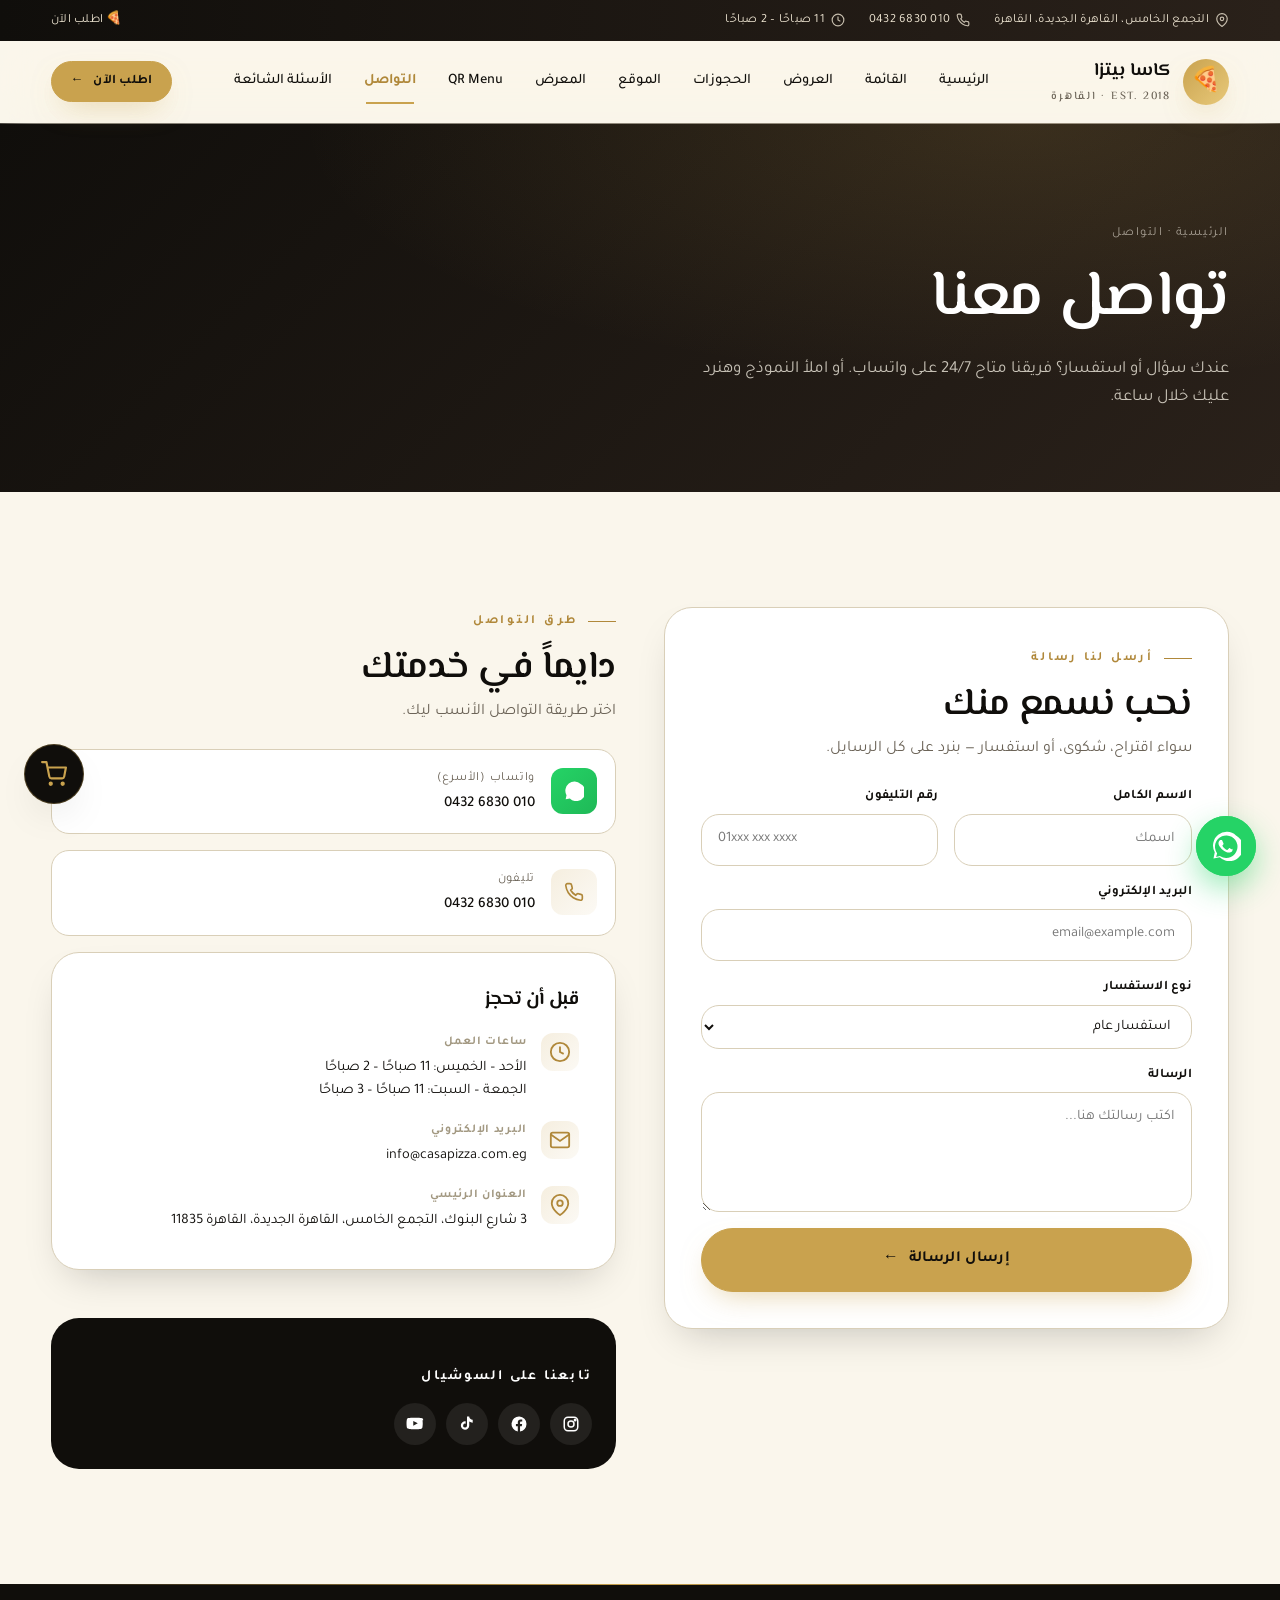
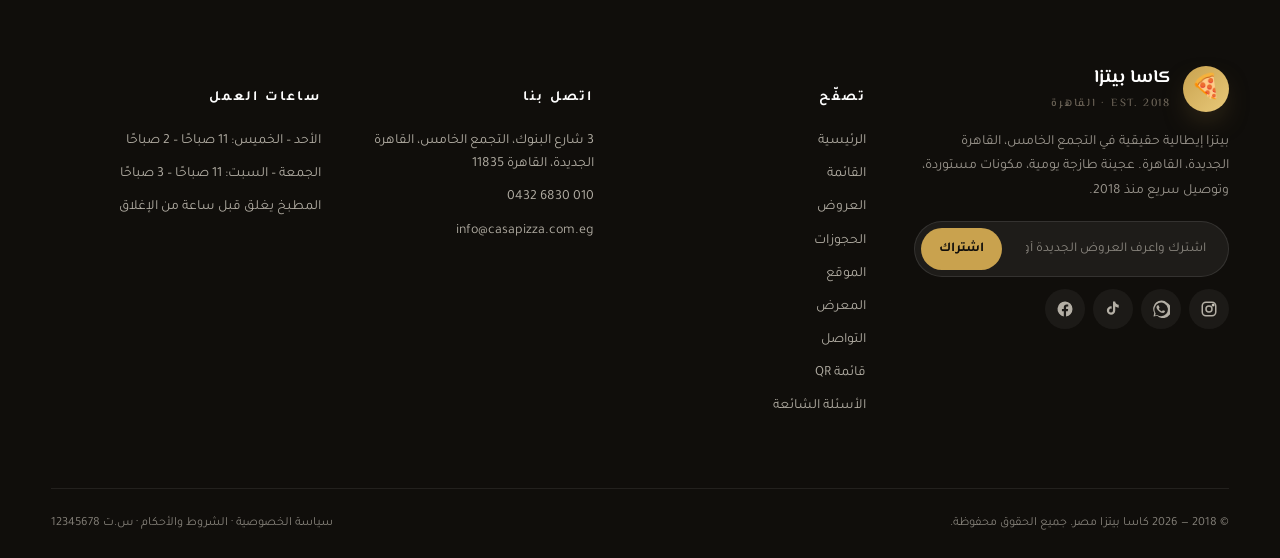
<file: contact.html>
<!doctype html>
<html lang="ar" dir="rtl">
<head>
<meta charset="utf-8">
<meta name="viewport" content="width=device-width,initial-scale=1">
<title>التواصل — كاسا بيتزا | Casa Pizza Contact</title>
<meta name="description" content="تواصل مع كاسا بيتزا — واتساب، تليفون، إيميل، أو زيارة الفروع. دعم 24/7.">
<link rel="preconnect" href="https://fonts.googleapis.com">
<link rel="preconnect" href="https://fonts.gstatic.com" crossorigin>
<link href="https://fonts.googleapis.com/css2?family=Cormorant+Garamond:ital,wght@0,500;0,600;1,500&family=El+Messiri:wght@400;500;600;700&family=Marhey:wght@500;700&family=Tajawal:wght@300;400;500;700&display=swap" rel="stylesheet">
<link rel="stylesheet" href="assets/css/styles.css">
<link rel="icon" type="image/svg+xml" href="data:image/svg+xml,%3Csvg xmlns='http://www.w3.org/2000/svg' viewBox='0 0 64 64'%3E%3Ccircle cx='32' cy='32' r='30' fill='%23C9A24E'/%3E%3Ctext x='32' y='42' font-family='serif' font-size='34' fill='%23100E0B' text-anchor='middle' font-weight='700'%3Eز%3C/text%3E%3C/svg%3E">
</head>
<body>

<div class="utility">
  <div class="wrap">
    <div class="info">
      <span id="util-addr"></span>
      <span id="util-phone"></span>
      <span id="util-hours"></span>
    </div>
    <div class="info">
      <a href="menu.html">🍕 اطلب الآن</a>
    </div>
  </div>
</div>

<header class="nav">
  <div class="wrap">
    <a class="brand" href="index.html"><span class="mark">🍕</span><span>كاسا بيتزا<small>EST. 2018 · القاهرة</small></span></a>
    <nav class="menu">
      <a href="index.html">الرئيسية</a>
      <a href="menu.html">القائمة</a>
      <a href="offers.html">العروض</a>
      <a href="reservations.html">الحجوزات</a>
      <a href="location.html">الموقع</a>
      <a href="gallery.html">المعرض</a>
      <a href="qr.html">QR Menu</a>
      <a href="contact.html" class="active">التواصل</a>
      <a href="faq.html">الأسئلة الشائعة</a>
    </nav>
    <div class="nav-cta">
      
      <a class="btn btn-gold btn-sm" href="menu.html">اطلب الآن<span class="arrow">←</span></a>
    </div>
    <button class="burger" aria-label="القائمة"><span></span></button>
  </div>
</header>

<section class="page-hero">
  <div class="wrap">
    <div class="crumb">الرئيسية · التواصل</div>
    <h1>تواصل معنا</h1>
    <p>عندك سؤال أو استفسار؟ فريقنا متاح 24/7 على واتساب. أو املأ النموذج وهنرد عليك خلال ساعة.</p>
  </div>
</section>

<section class="section">
  <div class="wrap">
    <div class="resv-grid">
      <!-- Contact Form -->
      <div class="resv-card">
        <span class="eyebrow">أرسل لنا رسالة</span>
        <h2 class="display-3" style="margin:14px 0 8px">نحب نسمع منك</h2>
        <p style="color:var(--muted);margin-bottom:24px">سواء اقتراح، شكوى، أو استفسار — بنرد على كل الرسايل.</p>
        <form class="form-grid js-fake-form" data-msg="تم إرسال رسالتك بنجاح — هنتواصل معك قريبًا">
          <div class="form-row">
            <div class="field">
              <label>الاسم الكامل</label>
              <input type="text" required placeholder="اسمك">
            </div>
            <div class="field">
              <label>رقم التليفون</label>
              <input type="tel" required placeholder="01xxx xxx xxxx">
            </div>
          </div>
          <div class="field">
            <label>البريد الإلكتروني</label>
            <input type="email" placeholder="email@example.com">
          </div>
          <div class="field">
            <label>نوع الاستفسار</label>
            <select>
              <option>استفسار عام</option>
              <option>شكوى</option>
              <option>اقتراح</option>
              <option>حجز مناسبة</option>
              <option>شراكة</option>
            </select>
          </div>
          <div class="field">
            <label>الرسالة</label>
            <textarea required placeholder="اكتب رسالتك هنا..."></textarea>
          </div>
          <button class="btn btn-gold btn-lg btn-block" type="submit">إرسال الرسالة<span class="arrow">←</span></button>
        </form>
      </div>

      <!-- Contact Info -->
      <div>

        
        <span class="eyebrow">طرق التواصل</span>
        <h2 class="display-3" style="margin:14px 0 8px">دايماً في خدمتك</h2>
        <p style="color:var(--muted);margin-bottom:24px">اختر طريقة التواصل الأنسب ليك.</p>

         <div style="display:flex ;flex-direction:column;gap:16px">
          <a class="location-info" href="#" id="whatsapp-link" target="_blank" rel="noopener" style="text-decoration:none">
            <div class="info-block" style="background:#fff">
              <div class="ico" style="background:linear-gradient(135deg,#25D366,#1FB957);color:#fff">
                <svg viewBox="0 0 24 24" fill="currentColor" width="20" height="20"><path d="M20 3.5A11 11 0 0 0 3 17l-1 5 5-1A11 11 0 1 0 20 3.5z"/></svg>
              </div>
              <div>
                <div class="label">واتساب (الأسرع)</div>
                <div class="value" id="whatsapp-display">010 6830 0432</div>
              </div>
            </div>
          </a>
          <a href="tel:" class="location-info" id="phone-link" style="text-decoration:none">
            <div class="info-block" style="background:#fff">
              <div class="ico">
                <svg viewBox="0 0 24 24" fill="none" stroke="currentColor" stroke-width="2" width="20" height="20"><path d="M22 16.92v3a2 2 0 0 1-2.18 2 19.79 19.79 0 0 1-8.63-3.07 19.5 19.5 0 0 1-6-6A19.79 19.79 0 0 1 2.12 4.18 2 2 0 0 1 4.11 2h3a2 2 0 0 1 2 1.72c.13.96.37 1.9.7 2.81a2 2 0 0 1-.45 2.11L8.09 9.91a16 16 0 0 0 6 6l1.27-1.27a2 2 0 0 1 2.11-.45c.91.33 1.85.57 2.81.7a2 2 0 0 1 1.72 2.03z"/></svg>
              </div>
              <div>
                <div class="label">تليفون</div>
                <div class="value" id="phone-display">010 6830 0432</div>
              </div>
            </div>
          </a>
             <aside class="info-card js-reveal">
      <h3>قبل أن تحجز</h3>
      <ul>
        <li><svg viewBox="0 0 24 24" fill="none" stroke="currentColor" stroke-width="2"><circle cx="12" cy="12" r="10"/><path d="M12 6v6l4 2"/></svg>
          <div><span class="label">ساعات العمل</span><span class="value">الأحد – الخميس: 11 صباحًا – 2 صباحًا <br>
الجمعة – السبت: 11 صباحًا – 3 صباحًا</span></div></li>
        <li>
                <svg viewBox="0 0 24 24" fill="none" stroke="currentColor" stroke-width="2" width="20" height="20"><path d="M4 4h16c1.1 0 2 .9 2 2v12c0 1.1-.9 2-2 2H4c-1.1 0-2-.9-2-2V6c0-1.1.9-2 2-2z"/><path d="m22 6-10 7L2 6"/></svg>
          <div><span class="label">البريد الإلكتروني
</span><span class="value">
            info@casapizza.com.eg
</span></div></li>
        <li><svg viewBox="0 0 24 24" fill="none" stroke="currentColor" stroke-width="2"><path d="M21 10c0 7-9 13-9 13S3 17 3 10a9 9 0 1 1 18 0z"/><circle cx="12" cy="10" r="3"/></svg>
          <div><span class="label">العنوان الرئيسي</span><span class="value">3 شارع البنوك، التجمع الخامس، القاهرة الجديدة، القاهرة 11835</span></div></li>
      </ul>
    </aside>
         <!-- Social -->
        <div style= "margin-top:32px;padding:24px;background:var(--ink);border-radius:var(--radius-l);color:#fff">
          <h5 style="color:#fff;font-size:14px;letter-spacing:.16em;text-transform:uppercase;margin-bottom:14px">تابعنا على السوشيال</h5>
          <div class="social" style="display:flex;gap:10px">
            <a href="#" style="width:42px;height:42px;border-radius:50%;background:rgba(255,255,255,.08);display:grid;place-items:center;color:#fff" aria-label="Instagram"><svg viewBox="0 0 24 24" fill="none" stroke="currentColor" stroke-width="2" width="18" height="18"><rect x="3" y="3" width="18" height="18" rx="5"/><circle cx="12" cy="12" r="4"/><circle cx="17.5" cy="6.5" r="1" fill="currentColor"/></svg></a>
            <a href="#" style="width:42px;height:42px;border-radius:50%;background:rgba(255,255,255,.08);display:grid;place-items:center;color:#fff" aria-label="Facebook"><svg viewBox="0 0 24 24" fill="currentColor" width="18" height="18"><path d="M22 12a10 10 0 1 0-11.6 9.9V15h-2.5v-3h2.5V9.8c0-2.5 1.5-3.9 3.7-3.9 1.1 0 2.2.2 2.2.2v2.4h-1.3c-1.2 0-1.6.8-1.6 1.6V12h2.8l-.5 3h-2.3v6.9A10 10 0 0 0 22 12z"/></svg></a>
            <a href="#" style="width:42px;height:42px;border-radius:50%;background:rgba(255,255,255,.08);display:grid;place-items:center;color:#fff" aria-label="TikTok"><svg viewBox="0 0 24 24" fill="currentColor" width="18" height="18"><path d="M19.6 6.3a4.8 4.8 0 0 1-3.2-1.2 4.7 4.7 0 0 1-1.4-2.5V2h-3v12.1a2.6 2.6 0 1 1-1.8-2.5V8.4a5.6 5.6 0 1 0 4.8 5.5V8.7a7.7 7.7 0 0 0 4.6 1.5z"/></svg></a>
            <a href="#" style="width:42px;height:42px;border-radius:50%;background:rgba(255,255,255,.08);display:grid;place-items:center;color:#fff" aria-label="YouTube"><svg viewBox="0 0 24 24" fill="currentColor" width="18" height="18"><path d="M23 7s-.2-1.5-.8-2.2c-.7-.8-1.6-.8-2-.9C17 3.6 12 3.6 12 3.6s-5 0-8.2.3c-.4 0-1.3 0-2 .9C1.2 5.5 1 7 1 7S.7 8.7.7 10.5v1.6c0 1.7.3 3.5.3 3.5s.2 1.5.8 2.2c.7.8 1.7.8 2.2.9 1.6.2 7 .3 7 .3s5 0 8.2-.3c.4 0 1.3 0 2-.9.6-.7.8-2.2.8-2.2s.3-1.7.3-3.5v-1.6c0-1.7-.3-3.5-.3-3.5zM9.7 14.3V7.9l6 3.2-6 3.2z"/></svg></a>
          </div>
        </div>
          </div>
        </div>
  
        
 

       

     
      </div>
    </div>
  </div>
</section>

<footer>
  <div class="wrap">
    <div class="grid">
      <div>
        <div class="brand"><span class="mark">🍕</span><span>كاسا بيتزا<small>EST. 2018 · القاهرة</small></span></div>
        <p class="about" id="footer-about"></p>
        <form class="newsletter js-fake-form" data-msg="اشتراك ناجح — هنبعتلك أحدث العروض">
          <input type="email" required placeholder="اشترك واعرف العروض الجديدة أول بأول">
          <button type="submit">اشتراك</button>
        </form>
        <div class="social">
          <a href="#" aria-label="إنستغرام"><svg viewBox="0 0 24 24" fill="none" stroke="currentColor" stroke-width="2"><rect x="3" y="3" width="18" height="18" rx="5"/><circle cx="12" cy="12" r="4"/><circle cx="17.5" cy="6.5" r="1" fill="currentColor"/></svg></a>
          <a href="#" aria-label="واتساب"><svg viewBox="0 0 24 24" fill="currentColor"><path d="M20 3.5A11 11 0 0 0 3 17l-1 5 5-1A11 11 0 1 0 20 3.5zm-8 18a9 9 0 0 1-4.6-1.3l-.3-.2-3 .8.8-3-.2-.3A9 9 0 1 1 12 21.5zm5-6.7c-.3-.1-1.7-.8-2-1s-.5-.1-.7.2l-1 1c-.2.2-.3.2-.6.1a7 7 0 0 1-2-1.3 8 8 0 0 1-1.5-1.8c-.2-.3 0-.5.1-.6l.4-.5.3-.5c.1-.1 0-.3 0-.5l-1-2.3c-.2-.5-.5-.5-.7-.5h-.6c-.2 0-.5.1-.8.4a3 3 0 0 0-.9 2.2c0 1.3.9 2.5 1 2.7s1.9 3 4.7 4.1c.7.3 1.2.5 1.6.6.7.2 1.3.2 1.8.1.6-.1 1.7-.7 2-1.4.2-.7.2-1.3.1-1.4l-.5-.3z"/></svg></a>
          <a href="#" aria-label="تيك توك"><svg viewBox="0 0 24 24" fill="currentColor"><path d="M19.6 6.3a4.8 4.8 0 0 1-3.2-1.2 4.7 4.7 0 0 1-1.4-2.5V2h-3v12.1a2.6 2.6 0 1 1-1.8-2.5V8.4a5.6 5.6 0 1 0 4.8 5.5V8.7a7.7 7.7 0 0 0 4.6 1.5z"/></svg></a>
          <a href="#" aria-label="فيسبوك"><svg viewBox="0 0 24 24" fill="currentColor"><path d="M22 12a10 10 0 1 0-11.6 9.9V15h-2.5v-3h2.5V9.8c0-2.5 1.5-3.9 3.7-3.9 1.1 0 2.2.2 2.2.2v2.4h-1.3c-1.2 0-1.6.8-1.6 1.6V12h2.8l-.5 3h-2.3v6.9A10 10 0 0 0 22 12z"/></svg></a>
        </div>
      </div>
      <div>
        <h5>تصفّح</h5>
        <ul>
          <li><a href="index.html">الرئيسية</a></li>
          <li><a href="menu.html">القائمة</a></li>
          <li><a href="offers.html">العروض</a></li>
          <li><a href="reservations.html">الحجوزات</a></li>
          <li><a href="location.html">الموقع</a></li>
          <li><a href="gallery.html">المعرض</a></li>
          <li><a href="contact.html">التواصل</a></li>
          <li><a href="qr.html">قائمة QR</a></li>
          <li><a href="faq.html">الأسئلة الشائعة</a></li>
        </ul>
      </div>
      <div>
        <h5>اتصل بنا</h5>
        <ul id="footer-contact-list"></ul>
      </div>
      <div>
        <h5>ساعات العمل</h5>
        <ul>
          <li>الأحد – الخميس: <span id="hours-weekday"></span></li>
          <li>الجمعة – السبت: <span id="hours-weekend"></span></li>
          <li>المطبخ يغلق قبل ساعة من الإغلاق</li>
        </ul>
      </div>
    </div>
    <div class="legal">
      <div>© 2018 — 2026 كاسا بيتزا مصر. جميع الحقوق محفوظة.</div>
      <div><a href="#">سياسة الخصوصية</a> · <a href="#">الشروط والأحكام</a> · س.ت 12345678</div>
    </div>
  </div>
</footer>

<script src="assets/js/data.js"></script>
<script src="assets/js/main.js"></script>
<script src="assets/js/cart.js"></script>
<script>
(function(){
  const R = window.SAFFRON_DATA.restaurant;
  document.getElementById("util-addr").innerHTML = `<svg viewBox="0 0 24 24" fill="none" stroke="currentColor" stroke-width="2"><path d="M21 10c0 7-9 13-9 13S3 17 3 10a9 9 0 1 1 18 0z"/><circle cx="12" cy="10" r="3"/></svg> ${R.address}`;
  document.getElementById("util-phone").innerHTML = `<svg viewBox="0 0 24 24" fill="none" stroke="currentColor" stroke-width="2"><path d="M22 16.92v3a2 2 0 0 1-2.18 2 19.79 19.79 0 0 1-8.63-3.07 19.5 19.5 0 0 1-6-6A19.79 19.79 0 0 1 2.12 4.18 2 2 0 0 1 4.11 2h3a2 2 0 0 1 2 1.72c.13.96.37 1.9.7 2.81a2 2 0 0 1-.45 2.11L8.09 9.91a16 16 0 0 0 6 6l1.27-1.27a2 2 0 0 1 2.11-.45c.91.33 1.85.57 2.81.7a2 2 0 0 1 1.72 2.03z"/></svg> ${R.phoneDisplay}`;
  document.getElementById("util-hours").innerHTML = `<svg viewBox="0 0 24 24" fill="none" stroke="currentColor" stroke-width="2"><circle cx="12" cy="12" r="10"/><path d="M12 6v6l4 2"/></svg> ${R.hours}`;

  document.getElementById("whatsapp-link").href = `https://wa.me/${R.whatsapp}`;
  document.getElementById("whatsapp-display").textContent = R.phoneDisplay;
  document.getElementById("phone-link").href = `tel:${R.phone}`;
  document.getElementById("phone-display").textContent = R.phoneDisplay;
  document.getElementById("email-link").href = `mailto:${R.email}`;
  document.getElementById("email-display").textContent = R.email;
  document.getElementById("addr-display").textContent = R.addressFull;
  document.getElementById("hours-display").innerHTML = `الأحد – الخميس: ${R.hours}<br>الجمعة – السبت: ${R.hoursWeekend}`;

  document.getElementById("footer-about").textContent = `بيتزا إيطالية حقيقية في ${R.address}. منذ ${R.since}.`;
  document.getElementById("footer-contact-list").innerHTML = `<li>${R.addressFull}</li><li><a href="tel:${R.phone}">${R.phoneDisplay}</a></li><li><a href="mailto:${R.email}">${R.email}</a></li>`;
  document.getElementById("hours-weekday").textContent = R.hours;
  document.getElementById("hours-weekend").textContent = R.hoursWeekend;
})();
</script>
</body>
</html>
</file>
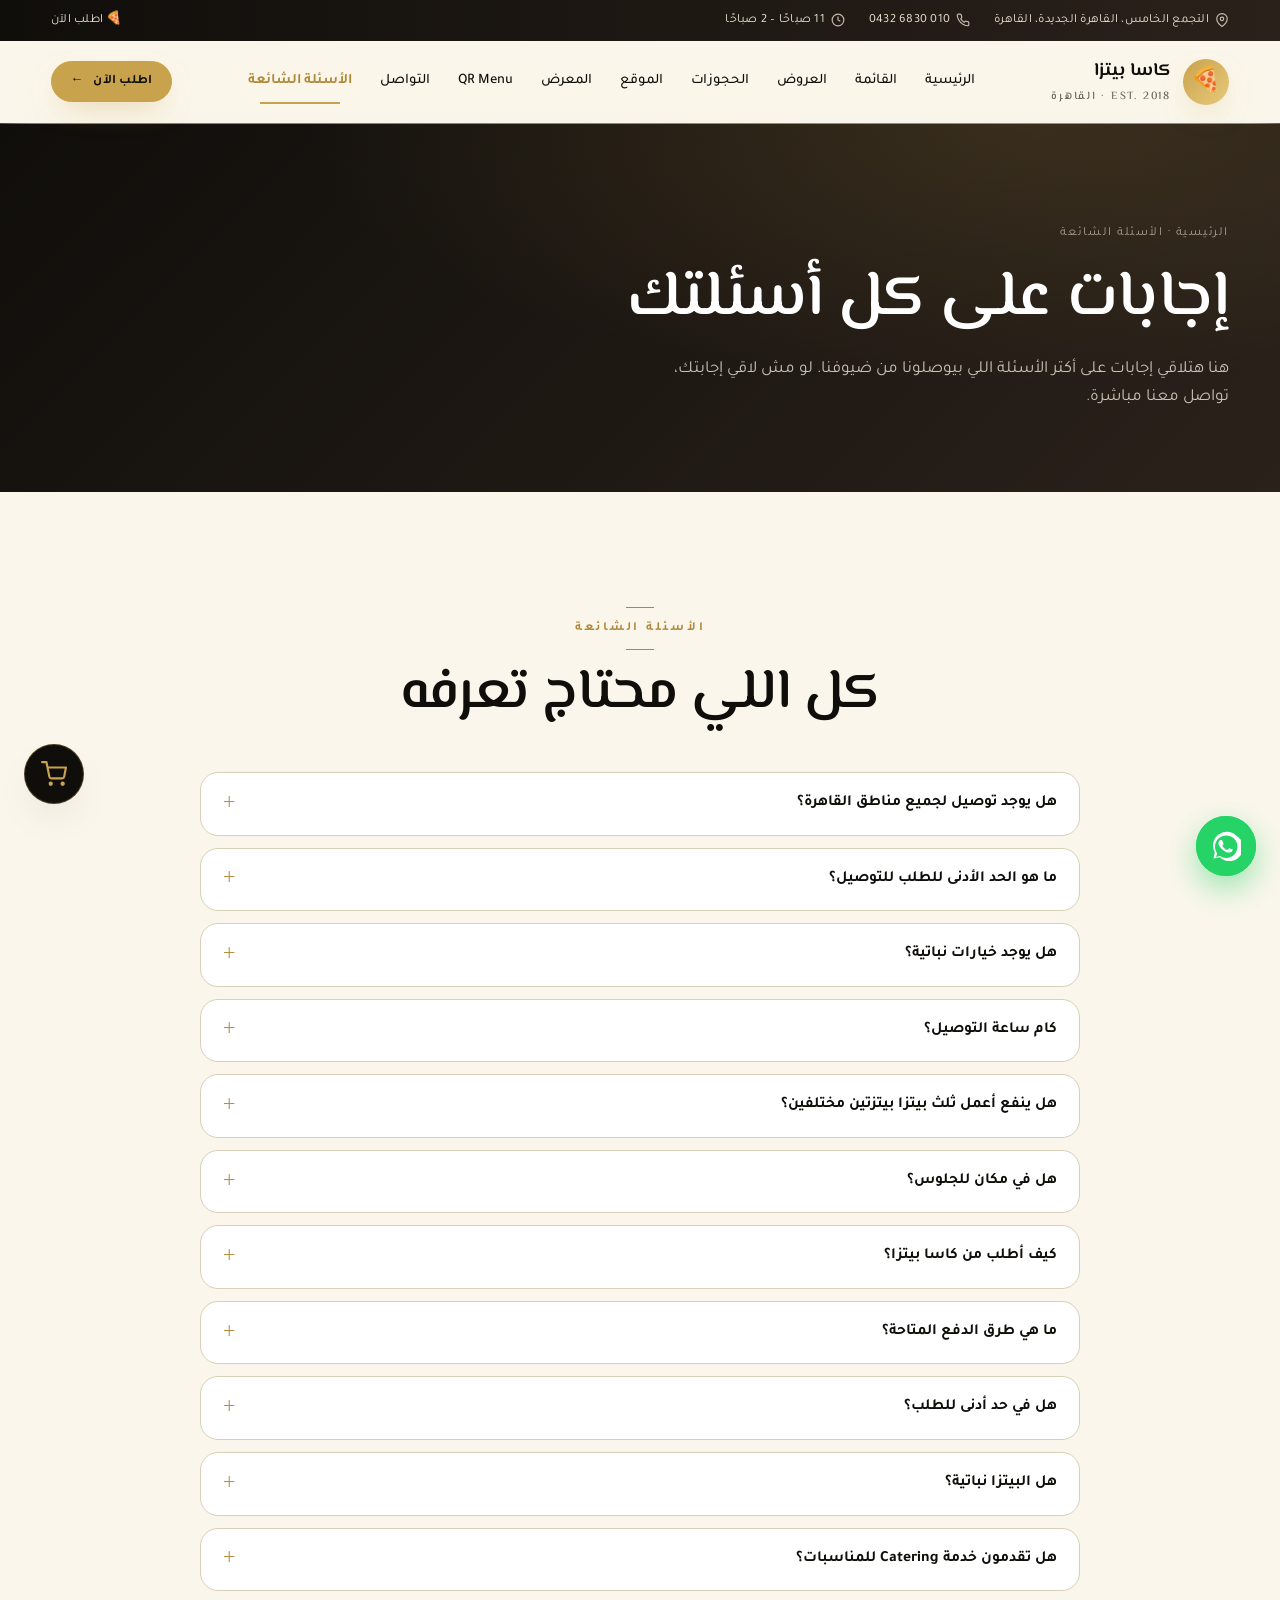
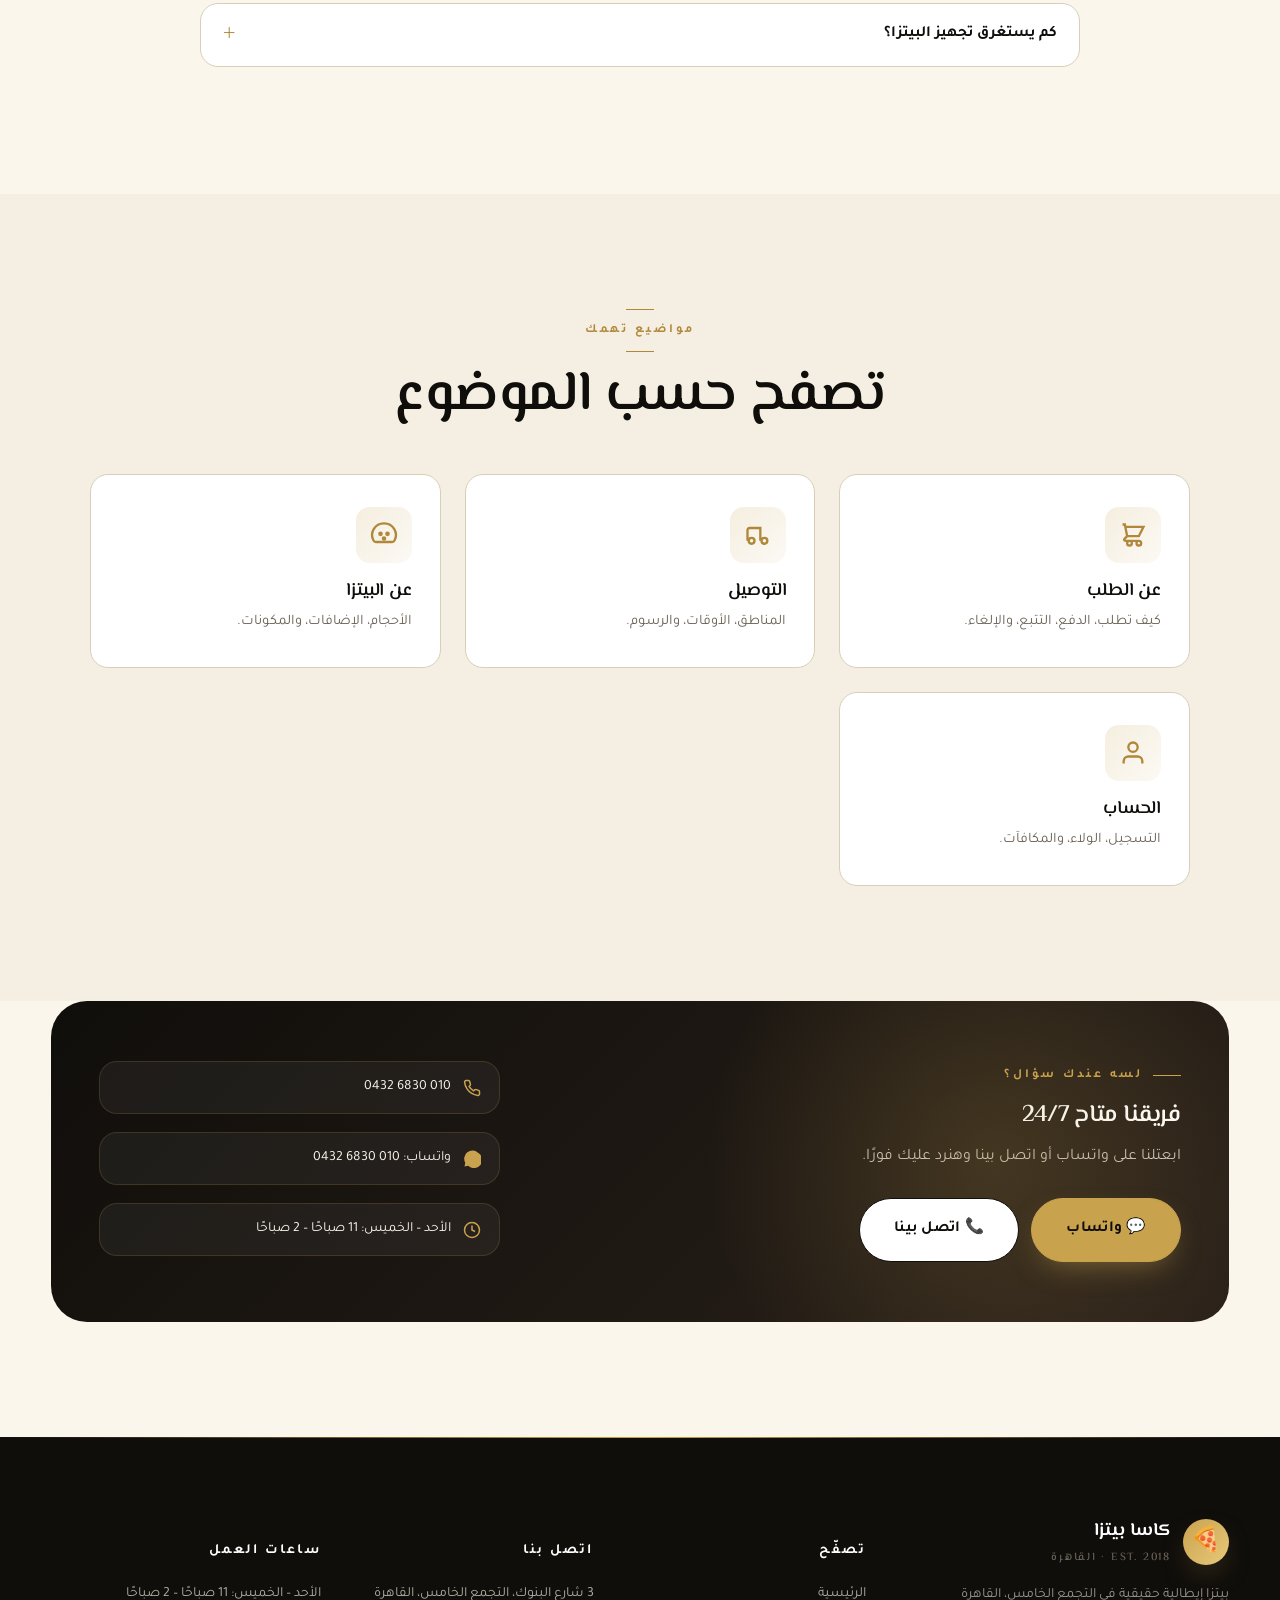
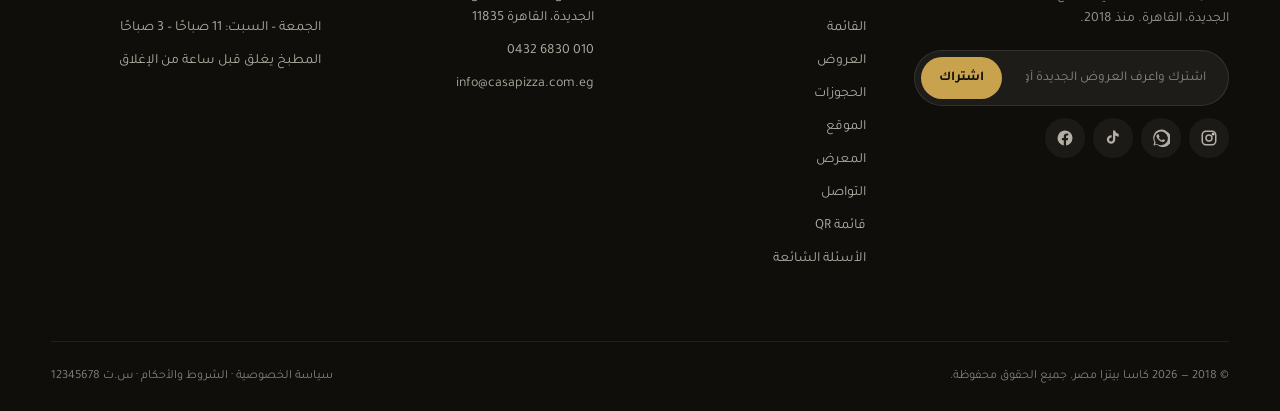
<file: faq.html>
<!doctype html>
<html lang="ar" dir="rtl">
<head>
<meta charset="utf-8">
<meta name="viewport" content="width=device-width,initial-scale=1">
<title>الأسئلة الشائعة — كاسا بيتزا | Casa Pizza FAQ</title>
<meta name="description" content="إجابات على أكثر الأسئلة شيوعًا عن كاسا بيتزا: التوصيل، الطلب، البيتزا، والحسابات.">
<link rel="preconnect" href="https://fonts.googleapis.com">
<link rel="preconnect" href="https://fonts.gstatic.com" crossorigin>
<link href="https://fonts.googleapis.com/css2?family=Cormorant+Garamond:ital,wght@0,500;0,600;1,500&family=El+Messiri:wght@400;500;600;700&family=Marhey:wght@500;700&family=Tajawal:wght@300;400;500;700&display=swap" rel="stylesheet">
<link rel="stylesheet" href="assets/css/styles.css">
<link rel="icon" type="image/svg+xml" href="data:image/svg+xml,%3Csvg xmlns='http://www.w3.org/2000/svg' viewBox='0 0 64 64'%3E%3Ccircle cx='32' cy='32' r='30' fill='%23C9A24E'/%3E%3Ctext x='32' y='42' font-family='serif' font-size='34' fill='%23100E0B' text-anchor='middle' font-weight='700'%3Eز%3C/text%3E%3C/svg%3E">
</head>
<body>

<div class="utility">
  <div class="wrap">
    <div class="info">
      <span id="util-addr"></span>
      <span id="util-phone"></span>
      <span id="util-hours"></span>
    </div>
    <div class="info">
      <a href="menu.html">🍕 اطلب الآن</a>
    </div>
  </div>
</div>

<header class="nav">
  <div class="wrap">
    <a class="brand" href="index.html"><span class="mark">🍕</span><span>كاسا بيتزا<small>EST. 2018 · القاهرة</small></span></a>
    <nav class="menu" style="gap: 0;">
      <a href="index.html">الرئيسية</a>
      <a href="menu.html">القائمة</a>
      <a href="offers.html">العروض</a>
      <a href="reservations.html">الحجوزات</a>
      <a href="location.html">الموقع</a>
      <a href="gallery.html">المعرض</a>
      <a href="qr.html">QR Menu</a>
      <a href="contact.html">التواصل</a>
      <a href="faq.html" class="active">الأسئلة الشائعة</a>
    </nav>
     <div class="nav-cta">
      
      <a class="btn btn-gold btn-sm" href="menu.html">اطلب الآن<span class="arrow">←</span></a>
    </div>
    <button class="burger" aria-label="القائمة"><span></span></button>
  </div>
</header>

<section class="page-hero">
  <div class="wrap">
    <div class="crumb">الرئيسية · الأسئلة الشائعة</div>
    <h1>إجابات على كل أسئلتك</h1>
    <p>هنا هتلاقي إجابات على أكتر الأسئلة اللي بيوصلونا من ضيوفنا. لو مش لاقي إجابتك، تواصل معنا مباشرة.</p>
  </div>
</section>

<section class="section">
  <div class="wrap">
    <div class="center js-reveal" style="margin-bottom:48px">
      <span class="eyebrow center">الأسئلة الشائعة</span>
      <h2 class="display-2" style="margin-top:14px">كل اللي محتاج تعرفه</h2>
    </div>
    <div class="faq" id="faq" style="max-width:880px;margin:0 auto"></div>
  </div>
</section>

<!-- Categories -->
<section class="section" style="background:var(--paper)">
  <div class="wrap">
    <div class="center js-reveal" style="margin-bottom:48px">
      <span class="eyebrow center">مواضيع تهمك</span>
      <h2 class="display-2" style="margin-top:14px">تصفح حسب الموضوع</h2>
    </div>
    <div class="why-grid" style="max-width:1100px;margin:0 auto">
      <a href="#order" class="why-card" style="text-decoration:none;color:inherit">
        <div class="why-icon">
          <svg viewBox="0 0 24 24" fill="none" stroke="currentColor" stroke-width="2"><path d="M3 3h2l.4 2M7 13h10l4-8H5.4M7 13L5.4 5M7 13l-2.293 2.293c-.63.63-.184 1.707.707 1.707H17m0 0a2 2 0 1 0 0 4 2 2 0 0 0 0-4zm-8 0a2 2 0 1 0 0 4 2 2 0 0 0 0-4z"/></svg>
        </div>
        <h4>عن الطلب</h4>
        <p>كيف تطلب، الدفع، التتبع، والإلغاء.</p>
      </a>
      <a href="#delivery" class="why-card" style="text-decoration:none;color:inherit" data-delay="1">
        <div class="why-icon">
          <svg viewBox="0 0 24 24" fill="none" stroke="currentColor" stroke-width="2"><circle cx="6.5" cy="17" r="2.5"/><circle cx="17.5" cy="17" r="2.5"/><path d="M3 17V8a2 2 0 0 1 2-2h9v11"/></svg>
        </div>
        <h4>التوصيل</h4>
        <p>المناطق، الأوقات، والرسوم.</p>
      </a>
      <a href="#pizza" class="why-card" style="text-decoration:none;color:inherit" data-delay="2">
        <div class="why-icon">
          <svg viewBox="0 0 24 24" fill="none" stroke="currentColor" stroke-width="2"><path d="M12 2a10 10 0 0 0-9 14.7c.4.8 1.2 1.3 2 1.3h14c.8 0 1.6-.5 2-1.3A10 10 0 0 0 12 2z"/><circle cx="9" cy="11" r="1" fill="currentColor"/><circle cx="15" cy="11" r="1" fill="currentColor"/><circle cx="12" cy="15" r="1" fill="currentColor"/></svg>
        </div>
        <h4>عن البيتزا</h4>
        <p>الأحجام، الإضافات، والمكونات.</p>
      </a>
      <a href="#account" class="why-card" style="text-decoration:none;color:inherit" data-delay="3">
        <div class="why-icon">
          <svg viewBox="0 0 24 24" fill="none" stroke="currentColor" stroke-width="2"><path d="M20 21v-2a4 4 0 0 0-4-4H8a4 4 0 0 0-4 4v2"/><circle cx="12" cy="7" r="4"/></svg>
        </div>
        <h4>الحساب</h4>
        <p>التسجيل، الولاء، والمكافآت.</p>
      </a>
    </div>
  </div>
</section>

<section class="section" style="padding-top:0">
  <div class="wrap">
    <div class="cta js-reveal">
      <div>
        <span class="eyebrow" style="color:var(--saffron)">لسه عندك سؤال؟</span>
        <h2 style="margin-top:14px">فريقنا متاح 24/7</h2>
        <p>ابعتلنا على واتساب أو اتصل بينا وهنرد عليك فورًا.</p>
        <div class="actions">
          <a class="btn btn-gold btn-lg" id="whats-btn" href="#" target="_blank" rel="noopener">💬 واتساب</a>
          <a class="btn btn-light btn-lg" id="call-btn" href="#">📞 اتصل بينا</a>
        </div>
      </div>
      <div class="cta-side">
        <div><svg viewBox="0 0 24 24" fill="none" stroke="currentColor" stroke-width="2"><path d="M22 16.92v3a2 2 0 0 1-2.18 2 19.79 19.79 0 0 1-8.63-3.07 19.5 19.5 0 0 1-6-6A19.79 19.79 0 0 1 2.12 4.18 2 2 0 0 1 4.11 2h3a2 2 0 0 1 2 1.72c.13.96.37 1.9.7 2.81a2 2 0 0 1-.45 2.11L8.09 9.91a16 16 0 0 0 6 6l1.27-1.27a2 2 0 0 1 2.11-.45c.91.33 1.85.57 2.81.7a2 2 0 0 1 1.72 2.03z"/></svg> <span id="phone-cta">010 6830 0432</span></div>
        <div><svg viewBox="0 0 24 24" fill="currentColor"><path d="M20 3.5A11 11 0 0 0 3 17l-1 5 5-1A11 11 0 1 0 20 3.5z"/></svg> <span id="wa-cta">واتساب: 010 6830 0432</span></div>
        <div><svg viewBox="0 0 24 24" fill="none" stroke="currentColor" stroke-width="2"><circle cx="12" cy="12" r="10"/><path d="M12 6v6l4 2"/></svg> <span id="hours-cta">الأحد – الخميس: 11 ص – 2 ص</span></div>
      </div>
    </div>
  </div>
</section>

<footer>
  <div class="wrap">
    <div class="grid">
      <div>
        <div class="brand"><span class="mark">🍕</span><span>كاسا بيتزا<small>EST. 2018 · القاهرة</small></span></div>
        <p class="about" id="footer-about"></p>
        <form class="newsletter js-fake-form" data-msg="اشتراك ناجح — هنبعتلك أحدث العروض">
          <input type="email" required placeholder="اشترك واعرف العروض الجديدة أول بأول">
          <button type="submit">اشتراك</button>
        </form>
        <div class="social">
          <a href="#" aria-label="إنستغرام"><svg viewBox="0 0 24 24" fill="none" stroke="currentColor" stroke-width="2"><rect x="3" y="3" width="18" height="18" rx="5"/><circle cx="12" cy="12" r="4"/><circle cx="17.5" cy="6.5" r="1" fill="currentColor"/></svg></a>
          <a href="#" aria-label="واتساب"><svg viewBox="0 0 24 24" fill="currentColor"><path d="M20 3.5A11 11 0 0 0 3 17l-1 5 5-1A11 11 0 1 0 20 3.5zm-8 18a9 9 0 0 1-4.6-1.3l-.3-.2-3 .8.8-3-.2-.3A9 9 0 1 1 12 21.5zm5-6.7c-.3-.1-1.7-.8-2-1s-.5-.1-.7.2l-1 1c-.2.2-.3.2-.6.1a7 7 0 0 1-2-1.3 8 8 0 0 1-1.5-1.8c-.2-.3 0-.5.1-.6l.4-.5.3-.5c.1-.1 0-.3 0-.5l-1-2.3c-.2-.5-.5-.5-.7-.5h-.6c-.2 0-.5.1-.8.4a3 3 0 0 0-.9 2.2c0 1.3.9 2.5 1 2.7s1.9 3 4.7 4.1c.7.3 1.2.5 1.6.6.7.2 1.3.2 1.8.1.6-.1 1.7-.7 2-1.4.2-.7.2-1.3.1-1.4l-.5-.3z"/></svg></a>
          <a href="#" aria-label="تيك توك"><svg viewBox="0 0 24 24" fill="currentColor"><path d="M19.6 6.3a4.8 4.8 0 0 1-3.2-1.2 4.7 4.7 0 0 1-1.4-2.5V2h-3v12.1a2.6 2.6 0 1 1-1.8-2.5V8.4a5.6 5.6 0 1 0 4.8 5.5V8.7a7.7 7.7 0 0 0 4.6 1.5z"/></svg></a>
          <a href="#" aria-label="فيسبوك"><svg viewBox="0 0 24 24" fill="currentColor"><path d="M22 12a10 10 0 1 0-11.6 9.9V15h-2.5v-3h2.5V9.8c0-2.5 1.5-3.9 3.7-3.9 1.1 0 2.2.2 2.2.2v2.4h-1.3c-1.2 0-1.6.8-1.6 1.6V12h2.8l-.5 3h-2.3v6.9A10 10 0 0 0 22 12z"/></svg></a>
        </div>
      </div>
      <div>
        <h5>تصفّح</h5>
        <ul>
          <li><a href="index.html">الرئيسية</a></li>
          <li><a href="menu.html">القائمة</a></li>
          <li><a href="offers.html">العروض</a></li>
          <li><a href="reservations.html">الحجوزات</a></li>
          <li><a href="location.html">الموقع</a></li>
          <li><a href="gallery.html">المعرض</a></li>
          <li><a href="contact.html">التواصل</a></li>
          <li><a href="qr.html">قائمة QR</a></li>
          <li><a href="faq.html">الأسئلة الشائعة</a></li>
        </ul>
      </div>
      <div>
        <h5>اتصل بنا</h5>
        <ul id="footer-contact-list"></ul>
      </div>
      <div>
        <h5>ساعات العمل</h5>
        <ul>
          <li>الأحد – الخميس: <span id="hours-weekday"></span></li>
          <li>الجمعة – السبت: <span id="hours-weekend"></span></li>
          <li>المطبخ يغلق قبل ساعة من الإغلاق</li>
        </ul>
      </div>
    </div>
    <div class="legal">
      <div>© 2018 — 2026 كاسا بيتزا مصر. جميع الحقوق محفوظة.</div>
      <div><a href="#">سياسة الخصوصية</a> · <a href="#">الشروط والأحكام</a> · س.ت 12345678</div>
    </div>
  </div>
</footer>

<script src="assets/js/data.js"></script>
<script src="assets/js/main.js"></script>
<script src="assets/js/cart.js"></script>
<script>
(function(){
  const R = window.SAFFRON_DATA.restaurant;
  document.getElementById("util-addr").innerHTML = `<svg viewBox="0 0 24 24" fill="none" stroke="currentColor" stroke-width="2"><path d="M21 10c0 7-9 13-9 13S3 17 3 10a9 9 0 1 1 18 0z"/><circle cx="12" cy="10" r="3"/></svg> ${R.address}`;
  document.getElementById("util-phone").innerHTML = `<svg viewBox="0 0 24 24" fill="none" stroke="currentColor" stroke-width="2"><path d="M22 16.92v3a2 2 0 0 1-2.18 2 19.79 19.79 0 0 1-8.63-3.07 19.5 19.5 0 0 1-6-6A19.79 19.79 0 0 1 2.12 4.18 2 2 0 0 1 4.11 2h3a2 2 0 0 1 2 1.72c.13.96.37 1.9.7 2.81a2 2 0 0 1-.45 2.11L8.09 9.91a16 16 0 0 0 6 6l1.27-1.27a2 2 0 0 1 2.11-.45c.91.33 1.85.57 2.81.7a2 2 0 0 1 1.72 2.03z"/></svg> ${R.phoneDisplay}`;
  document.getElementById("util-hours").innerHTML = `<svg viewBox="0 0 24 24" fill="none" stroke="currentColor" stroke-width="2"><circle cx="12" cy="12" r="10"/><path d="M12 6v6l4 2"/></svg> ${R.hours}`;

  // Extended FAQ
  const faqs = [
    ...window.SAFFRON_DATA.faq,
    { q:"كيف أطلب من كاسا بيتزا؟", a:"تقدر تطلب من الموقع مباشرة عبر اختيار أصنافك وإضافتها للسلة، أو تتواصل معنا على واتساب، أو تزور أقرب فرع ليك." },
    { q:"ما هي طرق الدفع المتاحة؟", a:"كاش عند الاستلام، فيزا عند الاستلام (للتوصيل)، أو دفع إلكتروني مسبق عبر واتساب." },
    { q:"هل في حد أدنى للطلب؟", a:"أيوه، الحد الأدنى للطلب 150 ج.م للتوصيل." },
    { q:"هل البيتزا نباتية؟", a:"عندنا أنواع نباتية 100% مثل المارجريتا وميكس جبن. باقي البيتزا فيها لحوم أو دجاج." },
    { q:"هل تقدمون خدمة Catering للمناسبات؟", a:"أيوه! نوفر خدمة التموين للحفلات والمناسبات. تواصل معنا للتفاصيل والحجز المسبق." },
    { q:"كم يستغرق تجهيز البيتزا؟", a:"من 12-18 دقيقة للبيتزا الواحدة. البيتزا العائلية أو المخصصة ممكن تأخذ وقت أطول." }
  ];
  document.getElementById("faq").innerHTML = faqs.map(f => `<details><summary>${f.q}</summary><p>${f.a}</p></details>`).join("");

  document.getElementById("footer-about").textContent = `بيتزا إيطالية حقيقية في ${R.address}. منذ ${R.since}.`;
  document.getElementById("footer-contact-list").innerHTML = `<li>${R.addressFull}</li><li><a href="tel:${R.phone}">${R.phoneDisplay}</a></li><li><a href="mailto:${R.email}">${R.email}</a></li>`;
  document.getElementById("hours-weekday").textContent = R.hours;
  document.getElementById("hours-weekend").textContent = R.hoursWeekend;
  document.getElementById("whats-btn").href = `https://wa.me/${R.whatsapp}`;
  document.getElementById("call-btn").href = `tel:${R.phone}`;
  document.getElementById("phone-cta").textContent = R.phoneDisplay;
  document.getElementById("wa-cta").textContent = `واتساب: ${R.phoneDisplay}`;
  document.getElementById("hours-cta").textContent = `الأحد – الخميس: ${R.hours}`;
})();
</script>
</body>
</html>
</file>
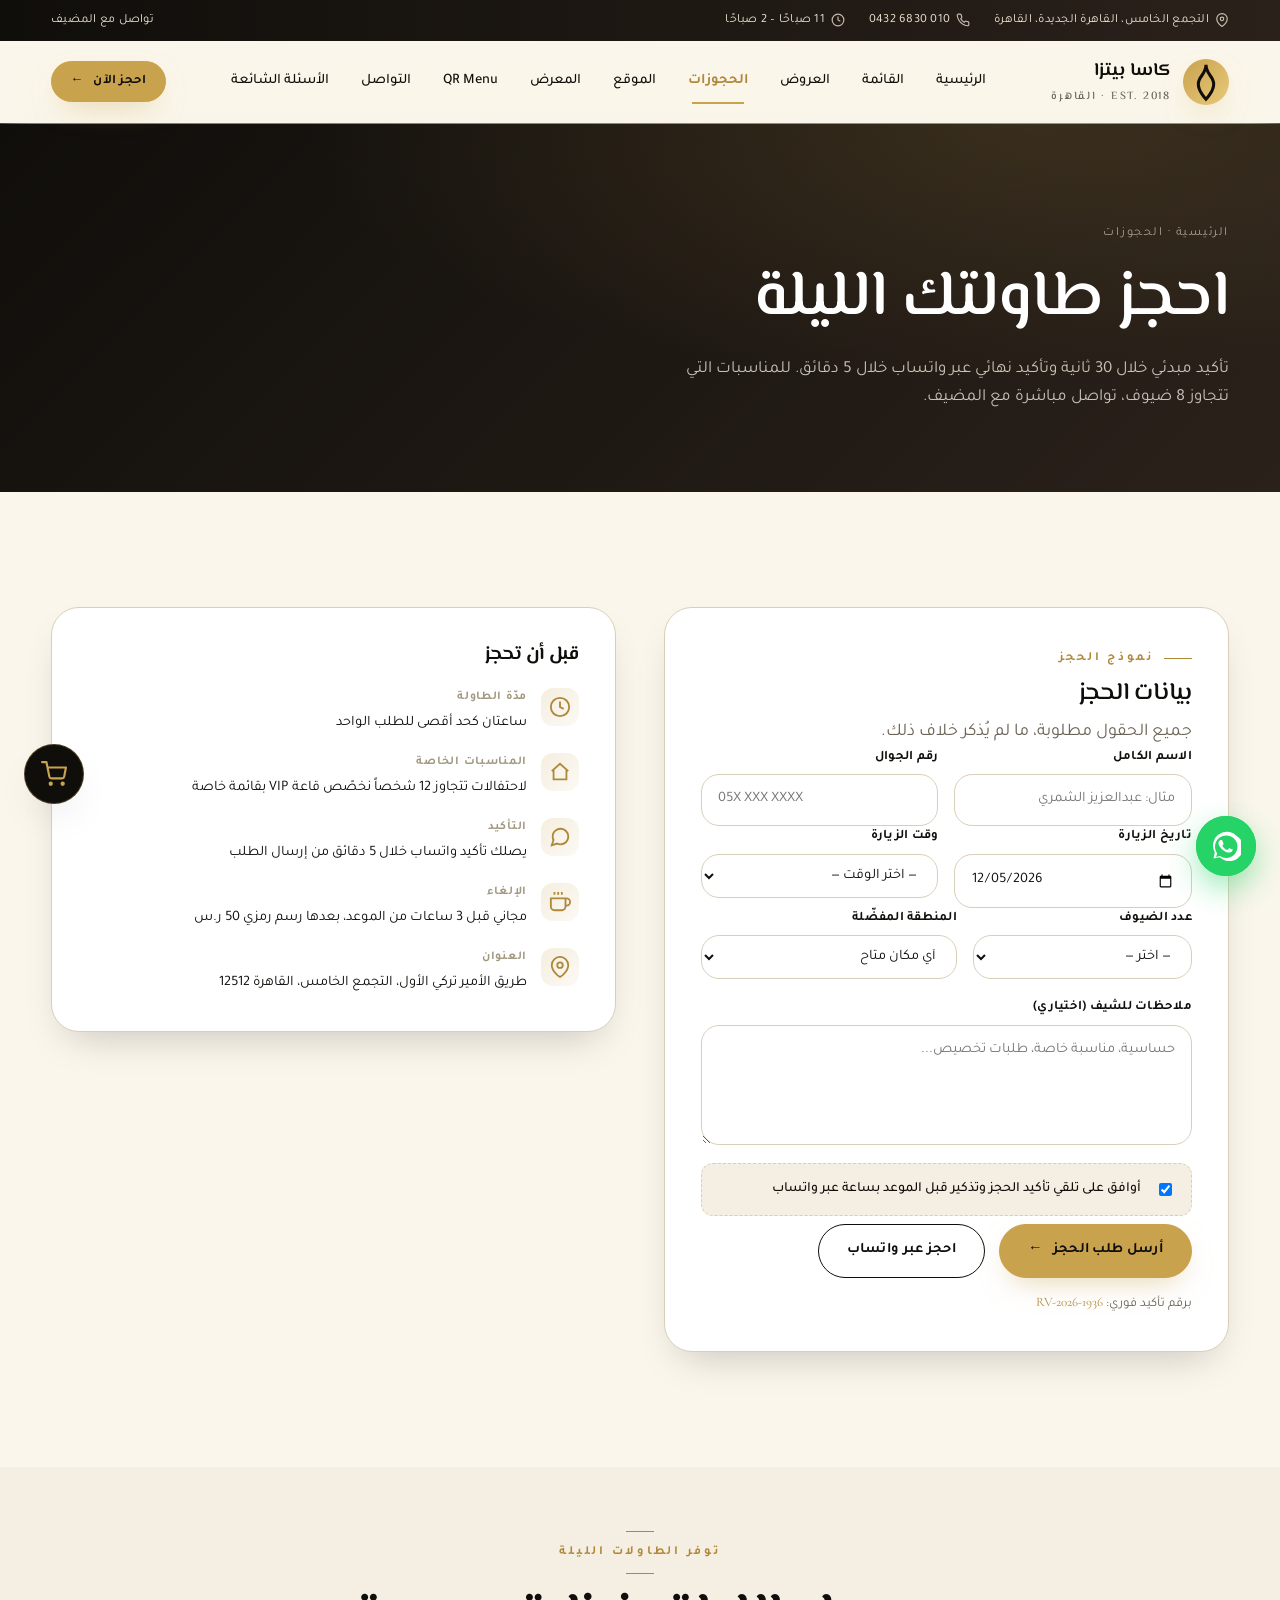
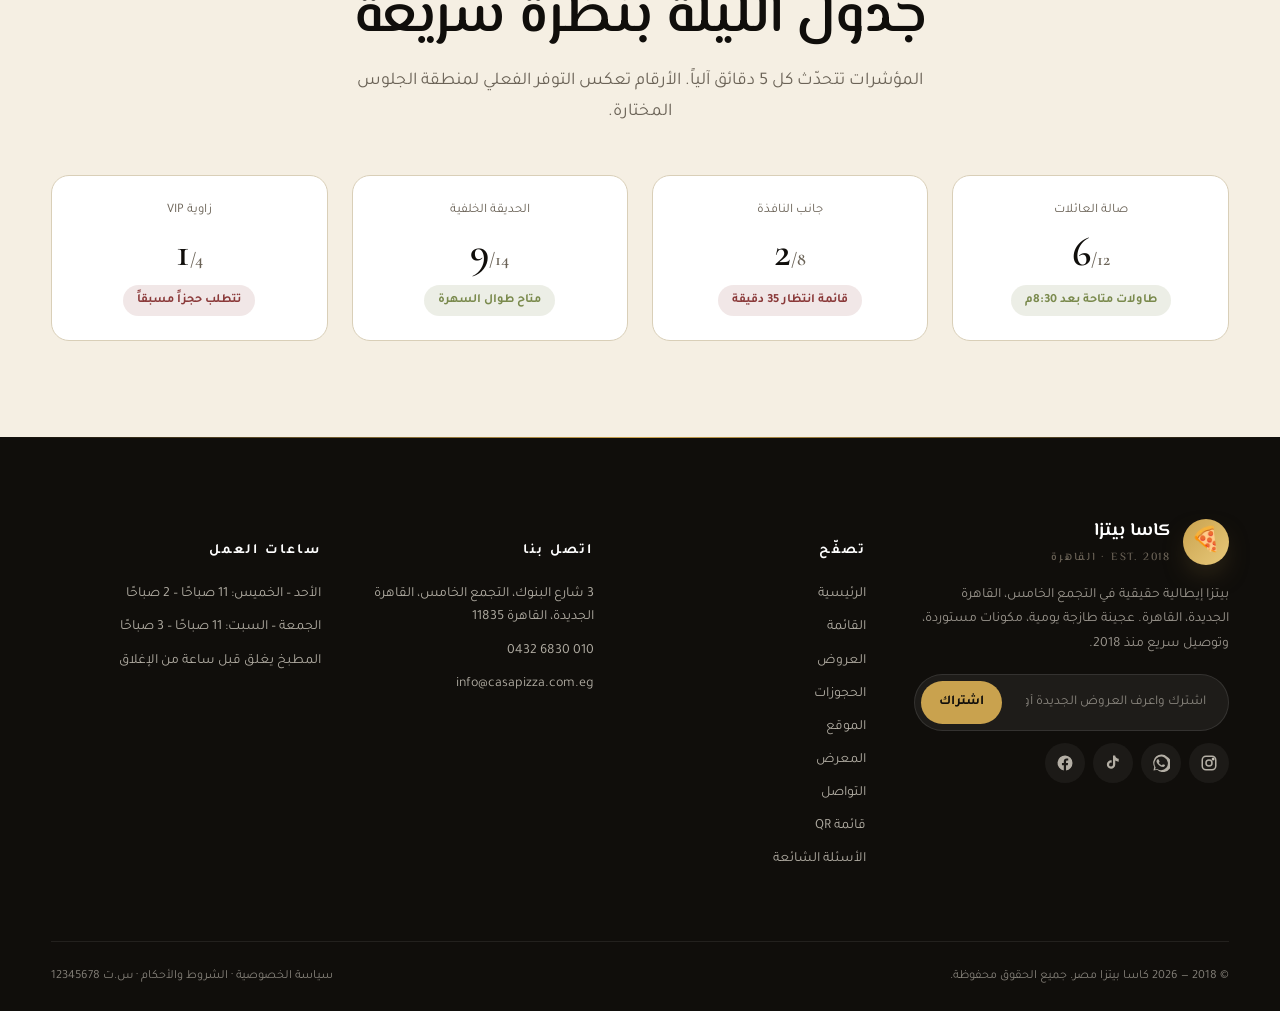
<file: reservations.html>
<!doctype html>
<html lang="ar" dir="rtl">
<head>
<meta charset="utf-8">
<meta name="viewport" content="width=device-width,initial-scale=1">
<meta name="theme-color" content="#100E0B">
<title>احجز طاولتك — كاسا بيتزا</title>
<meta name="description" content="احجز طاولتك في كاسا بيتزا في التجمع الخامس، القاهرة الجديدة. تأكيد فوري عبر واتساب، طاولات داخلية، حدائق، وزاوية VIP.">
<link rel="preconnect" href="https://fonts.googleapis.com">
<link rel="preconnect" href="https://fonts.gstatic.com" crossorigin>
<link href="https://fonts.googleapis.com/css2?family=Cormorant+Garamond:ital,wght@0,500;0,600;1,500&family=El+Messiri:wght@400;500;600;700&family=Marhey:wght@500;700&family=Tajawal:wght@300;400;500;700&display=swap" rel="stylesheet">
<link rel="stylesheet" href="assets/css/styles.css">
<link rel="icon" type="image/svg+xml" href="data:image/svg+xml,%3Csvg xmlns='http://www.w3.org/2000/svg' viewBox='0 0 64 64'%3E%3Ccircle cx='32' cy='32' r='30' fill='%23C9A24E'/%3E%3Ctext x='32' y='42' font-family='serif' font-size='34' fill='%23100E0B' text-anchor='middle' font-weight='700'%3Eز%3C/text%3E%3C/svg%3E">
</head>
<body>

<div class="utility">
  <div class="wrap">
    <div class="info">
      <span id="util-addr"></span>
      <span id="util-phone"></span>
      <span id="util-hours"></span>
    </div>
    <div class="info">
      <a href="contact.html">تواصل مع المضيف</a>
    </div>
  </div>
</div>

<header class="nav">
  <div class="wrap">
    <a class="brand" href="index.html"><span class="mark"><svg viewBox="0 0 24 24" fill="none" stroke="currentColor" stroke-width="1.6"><path d="M12 3c0 5-4 6-4 10s4 8 4 8 4-4 4-8-4-5-4-10z"/></svg></span><span>كاسا بيتزا<small>EST. 2018 · القاهرة</small></span></a>
    <nav class="menu">
      <a href="index.html">الرئيسية</a>
      <a href="menu.html">القائمة</a>
      <a href="offers.html">العروض</a>
      <a href="reservations.html" class="active">الحجوزات</a>
      <a href="location.html">الموقع</a>
      <a href="gallery.html">المعرض</a>
      <a href="qr.html">QR Menu</a>
      <a href="contact.html">التواصل</a>
      <a href="faq.html">الأسئلة الشائعة</a>
    </nav>
    <div class="nav-cta">
      
      <a class="btn btn-gold btn-sm" href="#book">احجز الآن<span class="arrow">←</span></a>
    </div>
    <button class="burger" aria-label="القائمة"><span></span></button>
  </div>
</header>

<section class="page-hero">
  <div class="wrap">
    <div class="crumb">الرئيسية · الحجوزات</div>
    <h1>احجز طاولتك الليلة</h1>
    <p>تأكيد مبدئي خلال 30 ثانية وتأكيد نهائي عبر واتساب خلال 5 دقائق. للمناسبات التي تتجاوز 8 ضيوف، تواصل مباشرة مع المضيف.</p>
  </div>
</section>

<section class="section">
  <div class="wrap form-wrap" id="book">
    <form class="form res-form js-reveal">
      <span class="eyebrow">نموذج الحجز</span>
      <h2 style="margin-top:10px">بيانات الحجز</h2>
      <p class="lead" style="margin-top:8px">جميع الحقول مطلوبة، ما لم يُذكر خلاف ذلك.</p>

      <div class="row">
        <div class="field"><label>الاسم الكامل</label><input type="text" name="r-name" required placeholder="مثال: عبدالعزيز الشمري"></div>
        <div class="field"><label>رقم الجوال</label><input type="tel" name="r-phone" required placeholder="05X XXX XXXX" pattern="^05[0-9]{8}$"></div>
      </div>

      <div class="row">
        <div class="field"><label>تاريخ الزيارة</label><input id="r-date" name="r-date" type="date" required></div>
        <div class="field">
          <label>وقت الزيارة</label>
          <select required>
            <option value="">— اختر الوقت —</option>
            <optgroup label="غداء">
              <option>12:30 م</option><option>1:00 م</option><option>1:30 م</option>
              <option>2:00 م</option><option>2:30 م</option><option>3:00 م</option>
            </optgroup>
            <optgroup label="عشاء">
              <option>7:00 م</option><option>7:30 م</option><option>8:00 م</option>
              <option>8:30 م</option><option>9:00 م</option><option>9:30 م</option>
              <option>10:00 م</option><option>10:30 م</option><option>11:00 م</option>
            </optgroup>
          </select>
        </div>
      </div>

      <div class="row">
        <div class="field">
          <label>عدد الضيوف</label>
          <select required>
            <option value="">— اختر —</option>
            <option>1 ضيف</option><option>2 ضيف</option><option>3 ضيوف</option>
            <option>4 ضيوف</option><option>5 ضيوف</option><option>6 ضيوف</option>
            <option>7 ضيوف</option><option>8 ضيوف</option>
            <option>أكثر من 8 — مناسبة خاصة</option>
          </select>
        </div>
        <div class="field">
          <label>المنطقة المفضّلة</label>
          <select>
            <option>أي مكان متاح</option>
            <option>صالة العائلات — داخلي</option>
            <option>جانب النافذة — داخلي</option>
            <option>الحديقة الخلفية — في الهواء الطلق</option>
            <option>زاوية VIP — الطابق العلوي</option>
          </select>
        </div>
      </div>

      <div class="field" style="margin-top:18px"><label>ملاحظات للشيف (اختياري)</label><textarea placeholder="حساسية، مناسبة خاصة، طلبات تخصيص..."></textarea></div>

      <div style="display:flex;gap:14px;align-items:center;flex-wrap:wrap;margin-top:18px;padding:14px 16px;background:var(--paper);border-radius:12px;border:1px dashed var(--line)">
        <input id="r-wa" type="checkbox" checked style="width:auto">
        <label for="r-wa" style="font-size:14px;color:var(--ink);font-weight:500;letter-spacing:0;text-transform:none;cursor:pointer">أوافق على تلقي تأكيد الحجز وتذكير قبل الموعد بساعة عبر واتساب</label>
      </div>

      <div class="actions">
        <button type="submit" class="btn btn-gold">أرسل طلب الحجز<span class="arrow">←</span></button>
        <a href="https://wa.me/201068300432" class="btn btn-ghost">احجز عبر واتساب</a>
      </div>
      <p class="hint" style="margin-top:14px">برقم تأكيد فوري: <span style="font-family:var(--font-num);color:var(--saffron-2)" id="bk-no">RV-2026-0184</span></p>
    </form>

    <aside class="info-card js-reveal">
      <h3>قبل أن تحجز</h3>
      <ul>
        <li><svg viewBox="0 0 24 24" fill="none" stroke="currentColor" stroke-width="2"><circle cx="12" cy="12" r="10"/><path d="M12 6v6l4 2"/></svg>
          <div><span class="label">مدّة الطاولة</span><span class="value">ساعتان كحد أقصى للطلب الواحد</span></div></li>
        <li><svg viewBox="0 0 24 24" fill="none" stroke="currentColor" stroke-width="2"><path d="M3 11l9-8 9 8M5 10v10h14V10"/></svg>
          <div><span class="label">المناسبات الخاصة</span><span class="value">لاحتفالات تتجاوز 12 شخصاً نخصّص قاعة VIP بقائمة خاصة</span></div></li>
        <li><svg viewBox="0 0 24 24" fill="none" stroke="currentColor" stroke-width="2"><path d="M21 11.5a8.38 8.38 0 0 1-.9 3.8 8.5 8.5 0 0 1-7.6 4.7 8.38 8.38 0 0 1-3.8-.9L3 21l1.9-5.7a8.38 8.38 0 0 1-.9-3.8 8.5 8.5 0 0 1 4.7-7.6 8.38 8.38 0 0 1 3.8-.9h.5a8.48 8.48 0 0 1 8 8v.5z"/></svg>
          <div><span class="label">التأكيد</span><span class="value">يصلك تأكيد واتساب خلال 5 دقائق من إرسال الطلب</span></div></li>
        <li><svg viewBox="0 0 24 24" fill="none" stroke="currentColor" stroke-width="2"><path d="M18 8h1a4 4 0 0 1 0 8h-1M2 8h16v9a4 4 0 0 1-4 4H6a4 4 0 0 1-4-4V8z"/><path d="M6 1v3M10 1v3M14 1v3"/></svg>
          <div><span class="label">الإلغاء</span><span class="value">مجاني قبل 3 ساعات من الموعد، بعدها رسم رمزي 50 ر.س</span></div></li>
        <li><svg viewBox="0 0 24 24" fill="none" stroke="currentColor" stroke-width="2"><path d="M21 10c0 7-9 13-9 13S3 17 3 10a9 9 0 1 1 18 0z"/><circle cx="12" cy="10" r="3"/></svg>
          <div><span class="label">العنوان</span><span class="value">طريق الأمير تركي الأول، التجمع الخامس، القاهرة 12512</span></div></li>
      </ul>
    </aside>
  </div>
</section>

<!-- AVAILABILITY SNAPSHOT -->
<section class="section" style="background:var(--paper);padding-top:64px;padding-bottom:96px">
  <div class="wrap">
    <div class="center js-reveal">
      <span class="eyebrow center">توفر الطاولات الليلة</span>
      <h2 class="display-2" style="margin-top:14px">جدول الليلة بنظرة سريعة</h2>
      <p class="lead" style="margin:18px auto 0">المؤشرات تتحدّث كل 5 دقائق آلياً. الأرقام تعكس التوفر الفعلي لمنطقة الجلوس المختارة.</p>
    </div>

    <div class="stat-grid" style="margin-top:48px">
      <div class="stat"><div class="label">صالة العائلات</div><div class="val">6<span style="font-size:18px;color:var(--muted)">/12</span></div><div class="delta up">طاولات متاحة بعد 8:30م</div></div>
      <div class="stat"><div class="label">جانب النافذة</div><div class="val">2<span style="font-size:18px;color:var(--muted)">/8</span></div><div class="delta down">قائمة انتظار 35 دقيقة</div></div>
      <div class="stat"><div class="label">الحديقة الخلفية</div><div class="val">9<span style="font-size:18px;color:var(--muted)">/14</span></div><div class="delta up">متاح طوال السهرة</div></div>
      <div class="stat"><div class="label">زاوية VIP</div><div class="val">1<span style="font-size:18px;color:var(--muted)">/4</span></div><div class="delta down">تتطلب حجزاً مسبقاً</div></div>
    </div>
  </div>
</section>

<!-- FOOTER -->
<footer>
  <div class="wrap">
    <div class="grid">
      <div>
        <div class="brand"><span class="mark">🍕</span><span>كاسا بيتزا<small>EST. 2018 · القاهرة</small></span></div>
        <p class="about" id="footer-about"></p>
        <form class="newsletter js-fake-form" data-msg="اشتراك ناجح — هنبعتلك أحدث العروض">
          <input type="email" required placeholder="اشترك واعرف العروض الجديدة أول بأول">
          <button type="submit">اشتراك</button>
        </form>
        <div class="social">
          <a href="#" aria-label="إنستغرام"><svg viewBox="0 0 24 24" fill="none" stroke="currentColor" stroke-width="2"><rect x="3" y="3" width="18" height="18" rx="5"/><circle cx="12" cy="12" r="4"/><circle cx="17.5" cy="6.5" r="1" fill="currentColor"/></svg></a>
          <a href="#" aria-label="واتساب"><svg viewBox="0 0 24 24" fill="currentColor"><path d="M20 3.5A11 11 0 0 0 3 17l-1 5 5-1A11 11 0 1 0 20 3.5zm-8 18a9 9 0 0 1-4.6-1.3l-.3-.2-3 .8.8-3-.2-.3A9 9 0 1 1 12 21.5zm5-6.7c-.3-.1-1.7-.8-2-1s-.5-.1-.7.2l-1 1c-.2.2-.3.2-.6.1a7 7 0 0 1-2-1.3 8 8 0 0 1-1.5-1.8c-.2-.3 0-.5.1-.6l.4-.5.3-.5c.1-.1 0-.3 0-.5l-1-2.3c-.2-.5-.5-.5-.7-.5h-.6c-.2 0-.5.1-.8.4a3 3 0 0 0-.9 2.2c0 1.3.9 2.5 1 2.7s1.9 3 4.7 4.1c.7.3 1.2.5 1.6.6.7.2 1.3.2 1.8.1.6-.1 1.7-.7 2-1.4.2-.7.2-1.3.1-1.4l-.5-.3z"/></svg></a>
          <a href="#" aria-label="تيك توك"><svg viewBox="0 0 24 24" fill="currentColor"><path d="M19.6 6.3a4.8 4.8 0 0 1-3.2-1.2 4.7 4.7 0 0 1-1.4-2.5V2h-3v12.1a2.6 2.6 0 1 1-1.8-2.5V8.4a5.6 5.6 0 1 0 4.8 5.5V8.7a7.7 7.7 0 0 0 4.6 1.5z"/></svg></a>
          <a href="#" aria-label="فيسبوك"><svg viewBox="0 0 24 24" fill="currentColor"><path d="M22 12a10 10 0 1 0-11.6 9.9V15h-2.5v-3h2.5V9.8c0-2.5 1.5-3.9 3.7-3.9 1.1 0 2.2.2 2.2.2v2.4h-1.3c-1.2 0-1.6.8-1.6 1.6V12h2.8l-.5 3h-2.3v6.9A10 10 0 0 0 22 12z"/></svg></a>
        </div>
      </div>
      <div>
        <h5>تصفّح</h5>
        <ul>
          <li><a href="index.html">الرئيسية</a></li>
          <li><a href="menu.html">القائمة</a></li>
          <li><a href="offers.html">العروض</a></li>
          <li><a href="reservations.html">الحجوزات</a></li>
          <li><a href="location.html">الموقع</a></li>
          <li><a href="gallery.html">المعرض</a></li>
          <li><a href="contact.html">التواصل</a></li>
          <li><a href="qr.html">قائمة QR</a></li>
          <li><a href="faq.html">الأسئلة الشائعة</a></li>
        </ul>
      </div>
      <div>
        <h5>اتصل بنا</h5>
        <ul id="footer-contact-list"></ul>
      </div>
      <div>
        <h5>ساعات العمل</h5>
        <ul>
          <li>الأحد – الخميس: <span id="hours-weekday"></span></li>
          <li>الجمعة – السبت: <span id="hours-weekend"></span></li>
          <li>المطبخ يغلق قبل ساعة من الإغلاق</li>
        </ul>
      </div>
    </div>
    <div class="legal">
      <div>© 2018 — 2026 كاسا بيتزا مصر. جميع الحقوق محفوظة.</div>
      <div><a href="#">سياسة الخصوصية</a> · <a href="#">الشروط والأحكام</a> · س.ت 12345678</div>
    </div>
  </div>
</footer>

<script src="assets/js/data.js"></script>
<script src="assets/js/main.js"></script>
<script src="assets/js/cart.js"></script>
<script>
  // default date = today
  const d = document.getElementById("r-date");
  if(d){ const t = new Date(); t.setMinutes(t.getMinutes() - t.getTimezoneOffset()); d.value = t.toISOString().slice(0,10); d.min = d.value; }
  // pseudo reservation no
  const bk = document.getElementById("bk-no");
  if(bk){ const n = String(Math.floor(100 + Math.random()*900)); bk.textContent = "RV-2026-0" + n; }
</script>
<script src="assets/js/reservations.js"></script>
</body>
</html>
</file>
<file: assets/css/styles.css>
/* ============================================================
   CASA PIZZA — Premium Restaurant Design System
   World-class restaurant website · 2026 Edition
   ============================================================ */

/* ---------- 1. Design Tokens ---------- */
:root{
  /* Brand colors — preserved */
  --ink:#100E0B;
  --ink-2:#1C1815;
  --ink-3:#2A211A;
  --paper:#F5EFE3;
  --paper-2:#EEE5D2;
  --cream:#FAF6EC;
  --line:#D9CFB8;
  --line-2:#3A322A;
  --saffron:#C9A24E;
  --saffron-2:#B0883A;
  --saffron-3:#E8C97A;
  --burgundy:#6A2A2A;
  --burgundy-2:#8B3A3A;
  --olive:#5F6B3A;
  --olive-2:#7A8A4D;
  --muted:#6B6357;
  --muted-2:#A29881;
  --white:#FFFFFF;
  --bg-card:rgba(255,255,255,.78);
  --bg-glass:rgba(255,255,255,.12);
  --bg-glass-dark:rgba(16,14,11,.65);

  /* Radii */
  --radius-xs:8px;
  --radius-s:12px;
  --radius-m:18px;
  --radius-l:28px;
  --radius-xl:36px;
  --radius-pill:999px;

  /* Shadows */
  --shadow-xs:0 2px 8px rgba(16,14,11,.04);
  --shadow-s:0 4px 14px rgba(16,14,11,.06);
  --shadow-m:0 18px 40px -18px rgba(16,14,11,.25);
  --shadow-l:0 30px 80px -30px rgba(16,14,11,.35);
  --shadow-gold:0 12px 30px -12px rgba(201,162,78,.55);
  --shadow-glass:0 8px 32px rgba(16,14,11,.08);

  /* Layout */
  --max:1280px;
  --gutter:clamp(20px,4vw,56px);

  /* Typography */
  --font-display:"Marhey","El Messiri",serif;
  --font-head:"El Messiri","Tajawal",sans-serif;
  --font-body:"Tajawal","IBM Plex Sans Arabic",sans-serif;
  --font-num:"Cormorant Garamond","Times New Roman",serif;

  /* Motion */
  --t-fast:.22s cubic-bezier(.4,.2,.2,1);
  --t:.45s cubic-bezier(.4,.2,.2,1);
  --t-slow:.9s cubic-bezier(.22,.61,.36,1);
  --t-spring:.6s cubic-bezier(.34,1.56,.64,1);
}

/* ---------- 2. Reset & Base ---------- */
*,*::before,*::after{box-sizing:border-box}
html{scroll-behavior:smooth;-webkit-text-size-adjust:100%;scroll-padding-top:90px}
body{
  margin:0;
  font-family:var(--font-body);
  font-size:16px;line-height:1.65;
  color:var(--ink);
  background:var(--cream);
  font-weight:400;
  -webkit-font-smoothing:antialiased;
  text-rendering:optimizeLegibility;
  overflow-x:hidden;
}
img,svg,video{display:block;max-width:100%;height:auto}
a{color:inherit;text-decoration:none}
button{font:inherit;color:inherit;background:none;border:0;cursor:pointer;padding:0}
input,textarea,select{font:inherit;color:inherit}
h1,h2,h3,h4{margin:0;font-family:var(--font-head);font-weight:600;line-height:1.18;letter-spacing:-.01em}
p{margin:0}
ul{margin:0;padding:0;list-style:none}
hr{border:0;border-top:1px solid var(--line);margin:0}

::selection{background:var(--saffron);color:var(--ink)}
::-webkit-scrollbar{width:10px;height:10px}
::-webkit-scrollbar-track{background:var(--paper-2)}
::-webkit-scrollbar-thumb{background:var(--saffron-2);border-radius:8px}
::-webkit-scrollbar-thumb:hover{background:var(--saffron)}

/* ---------- 3. Layout helpers ---------- */
.wrap{max-width:var(--max);margin-inline:auto;padding-inline:var(--gutter)}
.section{padding-block:clamp(64px,9vw,128px)}
.center{text-align:center;display:flex;flex-direction:column;align-items:center}

.eyebrow{
  display:inline-flex;align-items:center;gap:10px;
  font-size:12.5px;letter-spacing:.22em;
  text-transform:uppercase;color:var(--saffron-2);
  font-weight:600;
}
.eyebrow::before{
  content:"";width:28px;height:1px;background:currentColor;
}
.eyebrow.center::before,.eyebrow.center::after{
  content:"";width:28px;height:1px;background:currentColor;
}
.eyebrow.center::after{
  content:"";width:28px;height:1px;background:currentColor;
}
.eyebrow.center{justify-content:center}

.display-1{font-family:var(--font-head);font-size:clamp(40px,6vw,84px);line-height:1.02;letter-spacing:-.02em;font-weight:600}
.display-2{font-family:var(--font-head);font-size:clamp(32px,4.4vw,56px);line-height:1.08}
.display-3{font-family:var(--font-head);font-size:clamp(26px,3vw,38px);line-height:1.15}
.h3{font-family:var(--font-head);font-size:clamp(22px,2.4vw,30px)}
.lead{font-size:clamp(16px,1.4vw,18.5px);color:var(--muted);max-width:62ch;line-height:1.7}
.lead.center{margin-inline:auto}
.num{font-family:var(--font-num);font-style:italic;color:var(--saffron-2)}

.orn{display:flex;align-items:center;gap:14px;color:var(--saffron);justify-content:center;margin:18px auto 28px;max-width:220px}
.orn::before,.orn::after{content:"";flex:1;height:1px;background:linear-gradient(to right,transparent,var(--saffron) 60%,transparent)}
.orn svg{width:18px;height:18px;flex-shrink:0;opacity:.9}

/* ---------- 4. Glassmorphism helpers ---------- */
.glass{
  background:var(--bg-card);
  backdrop-filter:blur(20px) saturate(180%);
  -webkit-backdrop-filter:blur(20px) saturate(180%);
  border:1px solid rgba(255,255,255,.4);
  box-shadow:var(--shadow-glass);
}
.glass-dark{
  background:var(--bg-glass-dark);
  backdrop-filter:blur(24px) saturate(160%);
  -webkit-backdrop-filter:blur(24px) saturate(160%);
  border:1px solid rgba(255,255,255,.08);
  color:var(--cream);
}

/* ---------- 5. Buttons ---------- */
.btn{
  --bg:var(--ink);--fg:var(--cream);--bd:var(--ink);
  display:inline-flex;align-items:center;justify-content:center;gap:10px;
  padding:14px 28px;border-radius:var(--radius-pill);
  background:var(--bg);color:var(--fg);border:1px solid var(--bd);
  font-weight:600;font-size:14.5px;letter-spacing:.02em;
  transition:transform var(--t-fast),background var(--t-fast),color var(--t-fast),box-shadow var(--t-fast);
  position:relative;overflow:hidden;white-space:nowrap;
  cursor:pointer;
}
.btn::before{
  content:"";position:absolute;inset:0;
  background:linear-gradient(120deg,transparent 30%,rgba(255,255,255,.25) 50%,transparent 70%);
  transform:translateX(-100%);
  transition:transform .7s ease;
}
.btn:hover::before{transform:translateX(100%)}
.btn:hover{transform:translateY(-2px);box-shadow:var(--shadow-m)}
.btn:active{transform:translateY(0)}
.btn .arrow{display:inline-block;transition:transform var(--t-fast)}
.btn:hover .arrow{transform:translateX(-4px)}
.btn-ghost{--bg:transparent;--fg:var(--ink);--bd:var(--ink)}
.btn-ghost:hover{background:var(--ink);color:var(--cream)}
.btn-gold{--bg:var(--saffron);--fg:var(--ink);--bd:var(--saffron);box-shadow:var(--shadow-gold)}
.btn-gold:hover{background:var(--saffron-3);--bd:var(--saffron-3)}
.btn-light{--bg:#fff;--fg:var(--ink);--bd:#fff)}
.btn-whats{--bg:#25D366;--fg:#fff;--bd:#25D366}
.btn-whats:hover{background:#1FB957;--bd:#1FB957}
.btn-sm{padding:9px 18px;font-size:13px}
.btn-lg{padding:18px 34px;font-size:15.5px}
.btn-block{width:100%}

/* ---------- 6. Loader ---------- */
.loader{
  position:fixed;inset:0;background:var(--ink);
  display:flex;flex-direction:column;align-items:center;justify-content:center;
  z-index:9999;transition:opacity .6s ease,visibility .6s ease;
}
.loader.hide{opacity:0;visibility:hidden}
.l-mark{
  width:84px;height:84px;border-radius:50%;
  border:2px solid var(--saffron);
  display:grid;place-items:center;color:var(--saffron);
  animation:spin 1.5s linear infinite;
}
.l-mark svg{width:32px;height:32px}
.l-text{
  margin-top:24px;font-family:var(--font-display);
  font-size:22px;letter-spacing:.4em;color:var(--saffron);
  font-weight:700;
}
@keyframes spin{to{transform:rotate(360deg)}}

/* hide before reveal init to avoid flicker */
.js-reveal:not(.in){opacity:0;transform:translateY(18px)}

/* print */
@media print{
  .nav,.utility,.menu-toolbar,footer,.btn,.qr-builder{display:none!important}
  body{background:#fff}
}

/* ---------- 7. Utility bar ---------- */
.utility{
  background:linear-gradient(90deg,var(--ink) 0%,var(--ink-3) 100%);
  color:var(--cream);font-size:12.5px;letter-spacing:.02em;
  padding:10px 0;position:relative;z-index:50;
}
.utility .wrap{display:flex;justify-content:space-between;align-items:center;gap:20px;flex-wrap:wrap}
.utility .info{display:flex;gap:24px;flex-wrap:wrap;align-items:center}
.utility .info span,.utility .info a{display:inline-flex;align-items:center;gap:6px;color:var(--paper-2);transition:color var(--t-fast)}
.utility .info a:hover{color:var(--saffron)}
.utility .info svg{width:14px;height:14px;opacity:.8}
@media(max-width:768px){
  .utility .info{gap:14px;font-size:11.5px}
  .utility .info>*:nth-child(n+2){display:none}
}

/* ---------- 8. Navigation (Sticky + Blur) ---------- */
.nav{
  position:sticky;top:0;z-index:100;
  background:rgba(250,246,236,.78);
  backdrop-filter:blur(20px) saturate(180%);
  -webkit-backdrop-filter:blur(20px) saturate(180%);
  border-bottom:1px solid transparent;
  transition:background var(--t-fast),border-color var(--t-fast),box-shadow var(--t-fast);
}
.nav.scrolled{
  background:rgba(250,246,236,.92);
  border-bottom-color:rgba(217,207,184,.6);
  box-shadow:var(--shadow-xs);
}
.nav .wrap{display:flex;align-items:center;justify-content:space-between;gap:20px;padding-block:16px;position:relative}
.brand{display:flex;align-items:center;gap:12px;font-family:var(--font-head);font-weight:700;font-size:18px;color:var(--ink)}
.brand .mark{
  width:46px;height:46px;border-radius:50%;
  background:linear-gradient(135deg,var(--saffron) 0%,var(--saffron-3) 100%);
  display:grid;place-items:center;font-size:24px;
  box-shadow:var(--shadow-gold);
  transition:transform var(--t-spring);
}
.brand:hover .mark{transform:rotate(15deg) scale(1.05)}
.brand small{display:block;font-size:11px;color:var(--muted);font-weight:500;letter-spacing:.16em;margin-top:2px;text-transform:uppercase}
.menu{display:flex;gap:4px;align-items:center;flex-wrap:wrap;justify-content:center;row-gap:4px}
.menu a{
  position:relative;padding:8px 14px;font-size:14.5px;font-weight:500;
  color:var(--ink);border-radius:var(--radius-pill);
  transition:color var(--t-fast),background var(--t-fast);
  white-space:nowrap;
}
.menu a::after{
  content:"";position:absolute;left:50%;bottom:-2px;
  width:0;height:2px;background:var(--saffron);
  transition:width var(--t-fast),left var(--t-fast);
}
.menu a:hover{color:var(--saffron-2)}
.menu a:hover::after,.menu a.active::after{width:60%;left:20%}
.menu a.active{color:var(--saffron-2);font-weight:600}
.nav-cta{display:flex;gap:10px;align-items:center}
.lang-pill{
  padding:6px 14px;border-radius:var(--radius-pill);
  border:1px solid var(--line);font-size:12px;font-weight:600;
  letter-spacing:.08em;color:var(--muted);
  transition:all var(--t-fast);
}
.lang-pill:hover{border-color:var(--saffron);color:var(--ink);background:rgba(201,162,78,.1)}

.burger{display:none;width:42px;height:42px;border-radius:12px;background:var(--ink);color:var(--cream);position:relative;align-items:center;justify-content:center}
.burger span{width:18px;height:2px;background:currentColor;border-radius:2px;position:relative;transition:transform var(--t-fast)}
.burger span::before,.burger span::after{content:"";position:absolute;left:0;width:18px;height:2px;background:currentColor;border-radius:2px;transition:transform var(--t-fast)}
.burger span::before{top:-6px}
.burger span::after{top:6px}
.burger.is-open span{background:transparent}
.burger.is-open span::before{top:0;transform:rotate(45deg)}
.burger.is-open span::after{top:0;transform:rotate(-45deg)}

/* Mobile menu drawer */
.mobile-drawer{
  position:fixed;inset:0;z-index:200;
  background:rgba(16,14,11,.55);
  backdrop-filter:blur(8px);
  -webkit-backdrop-filter:blur(8px);
  opacity:0;visibility:hidden;transition:opacity var(--t),visibility var(--t);
}
.mobile-drawer.open{opacity:1;visibility:visible}
.mobile-drawer-panel{
  position:absolute;inset-inline-start:0;top:0;bottom:0;width:min(86vw,360px);
  background:var(--cream);
  padding:24px;display:flex;flex-direction:column;gap:6px;
  transform:translateX(-100%);transition:transform var(--t);
  overflow-y:auto;
}
html[dir="rtl"] .mobile-drawer-panel{transform:translateX(100%)}
.mobile-drawer.open .mobile-drawer-panel{transform:translateX(0)}
.mobile-drawer .close-x{
  align-self:flex-end;width:42px;height:42px;border-radius:50%;
  background:var(--ink);color:var(--cream);
  display:grid;place-items:center;font-size:20px;margin-bottom:8px;
}
.mobile-drawer a{
  padding:14px 18px;border-radius:var(--radius-m);
  font-size:15.5px;font-weight:500;color:var(--ink);
  transition:background var(--t-fast);
  display:flex;align-items:center;gap:10px;
}
.mobile-drawer a:hover,.mobile-drawer a.active{background:rgba(201,162,78,.12);color:var(--saffron-2)}
.mobile-drawer .btn{margin-top:14px}

@media(max-width:1080px){
  .menu{display:none}
  .burger{display:flex}
  .nav-cta .lang-pill{display:none}
}

/* Active section indicator (scrolled) — handled via JS adding .in-section */

/* ---------- 9. Hero Section ---------- */
.hero{
  position:relative;min-height:min(92vh,820px);
  display:flex;align-items:center;overflow:hidden;
  background:var(--ink);color:var(--cream);
  padding-block:80px;
}
.hero-bg{
  position:absolute;inset:0;z-index:0;
  background:
    linear-gradient(180deg,rgba(16,14,11,.55) 0%,rgba(16,14,11,.85) 100%),
    url("https://images.unsplash.com/photo-1513104890138-7c749659a591?w=1800&q=85") center/cover no-repeat;
  filter:saturate(1.05) contrast(1.05);
  transform:scale(1.05);
  animation:hero-zoom 18s ease-in-out infinite alternate;
}
@keyframes hero-zoom{from{transform:scale(1)}to{transform:scale(1.08)}}
.hero::after{
  content:"";position:absolute;inset:0;z-index:0;pointer-events:none;
  background:radial-gradient(ellipse at 70% 30%,rgba(201,162,78,.18) 0%,transparent 50%);
}
.hero .wrap{
  position:relative;z-index:2;
  display:grid;grid-template-columns:1.4fr 1fr;
  gap:60px;align-items:center;width:100%;
}
.hero-copy{animation:fade-up 1s .3s both}
.hero-copy .eyebrow{color:var(--saffron)}
.hero-copy h1{color:#fff;margin:18px 0 24px}
.hero-copy h1 em{font-family:var(--font-num);font-style:italic;color:var(--saffron);font-weight:500}
.hero-copy p{color:rgba(245,239,227,.85);margin-bottom:36px}
.hero-copy .actions{display:flex;gap:14px;flex-wrap:wrap;margin-bottom:40px}
.hero-meta{
  display:grid;grid-template-columns:repeat(3,1fr);gap:24px;
  padding-top:32px;border-top:1px solid rgba(201,162,78,.25);
}
.hero-meta .k{
  font-family:var(--font-num);font-size:2.6rem;font-weight:600;
  color:var(--saffron);line-height:1;
}
.hero-meta .v{font-size:12.5px;color:rgba(245,239,227,.7);margin-top:6px;letter-spacing:.04em}

.hero-card{
  background:rgba(245,239,227,.08);
  backdrop-filter:blur(20px) saturate(180%);
  -webkit-backdrop-filter:blur(20px) saturate(180%);
  border:1px solid rgba(201,162,78,.2);
  border-radius:var(--radius-l);
  padding:32px;color:#fff;
  animation:fade-up 1s .6s both;
  box-shadow:0 30px 60px -20px rgba(0,0,0,.4);
}
.hero-card .row{display:flex;align-items:center;gap:10px;margin-bottom:6px}
.hero-card .dot{
  width:10px;height:10px;border-radius:50%;
  background:#2ED573;box-shadow:0 0 0 4px rgba(46,213,115,.25);
  animation:pulse 2s ease-in-out infinite;
}
@keyframes pulse{50%{box-shadow:0 0 0 10px rgba(46,213,115,0)}}
.hero-card .quick{display:flex;flex-direction:column;gap:8px;margin-top:24px}
.qbtn{
  display:flex;justify-content:space-between;align-items:center;
  padding:14px 18px;background:rgba(255,255,255,.06);
  border:1px solid rgba(255,255,255,.1);border-radius:var(--radius-m);
  color:#fff;font-size:14px;transition:all var(--t-fast);
}
.qbtn:hover{background:rgba(201,162,78,.15);border-color:rgba(201,162,78,.4);transform:translateX(-4px)}
.qbtn span:last-child{color:var(--saffron);font-size:13px}

@keyframes fade-up{from{opacity:0;transform:translateY(30px)}to{opacity:1;transform:translateY(0)}}
@keyframes fade-in{from{opacity:0}to{opacity:1}}

@media(max-width:900px){
  .hero{min-height:auto;padding-block:60px}
  .hero .wrap{grid-template-columns:1fr;gap:40px}
  .hero-meta{grid-template-columns:repeat(3,1fr);gap:12px}
  .hero-meta .k{font-size:1.8rem}
}

/* ---------- 10. Stats counters ---------- */
.stat-grid{
  display:grid;grid-template-columns:repeat(auto-fit,minmax(180px,1fr));
  gap:24px;
}
.stat-card{
  position:relative;padding:32px 24px;
  background:rgba(255,255,255,.04);
  border:1px solid rgba(201,162,78,.18);
  border-radius:var(--radius-m);
  text-align:center;
  transition:transform var(--t),border-color var(--t),background var(--t);
  overflow:hidden;
}
.stat-card::before{
  content:"";position:absolute;inset:0;
  background:radial-gradient(circle at 50% 0%,rgba(201,162,78,.2) 0%,transparent 60%);
  opacity:0;transition:opacity var(--t);
}
.stat-card:hover{transform:translateY(-6px);border-color:rgba(201,162,78,.5)}
.stat-card:hover::before{opacity:1}
.stat-card .icon{
  font-size:36px;display:inline-block;margin-bottom:12px;
  filter:drop-shadow(0 4px 12px rgba(201,162,78,.3));
}
.stat-card .val{
  font-family:var(--font-num);font-size:3rem;font-weight:600;
  color:var(--saffron);line-height:1;
}
.stat-card .label{
  margin-top:8px;font-size:13px;letter-spacing:.06em;
  color:rgba(245,239,227,.7);text-transform:uppercase;
}

/* ---------- 11. Why choose ---------- */
.why-grid{
  display:grid;grid-template-columns:repeat(auto-fit,minmax(260px,1fr));gap:24px;
}
.why-card{
  position:relative;padding:32px 28px;
  background:#fff;border:1px solid var(--line);
  border-radius:var(--radius-m);
  transition:transform var(--t),box-shadow var(--t),border-color var(--t);
  overflow:hidden;
}
.why-card::after{
  content:"";position:absolute;top:0;left:0;width:0;height:3px;
  background:linear-gradient(90deg,var(--saffron),var(--saffron-3));
  transition:width var(--t);
}
.why-card:hover{transform:translateY(-6px);box-shadow:var(--shadow-m);border-color:var(--saffron)}
.why-card:hover::after{width:100%}
.why-icon{
  width:56px;height:56px;border-radius:14px;
  background:linear-gradient(135deg,rgba(201,162,78,.18) 0%,rgba(201,162,78,.06) 100%);
  display:grid;place-items:center;color:var(--saffron-2);
  margin-bottom:18px;
}
.why-icon svg{width:28px;height:28px}
.why-card h4{font-size:18px;margin-bottom:8px}
.why-card p{color:var(--muted);font-size:14.5px;line-height:1.7}

/* ---------- 12. Featured Dishes / Menu Cards ---------- */
.dish-grid{
  display:grid;grid-template-columns:repeat(auto-fit,minmax(300px,1fr));
  gap:28px;margin-top:48px;
}
.dish{
  background:#fff;border-radius:var(--radius-l);
  overflow:hidden;border:1px solid var(--line);
  transition:transform var(--t),box-shadow var(--t);
  display:flex;flex-direction:column;
}
.dish:hover{transform:translateY(-8px);box-shadow:var(--shadow-l)}
.dish .ph{
  position:relative;overflow:hidden;aspect-ratio:4/3;
  background:var(--paper);
}
.dish .ph img{
  width:100%;height:100%;object-fit:cover;
  transition:transform .7s ease;
}
.dish:hover .ph img{transform:scale(1.08)}
.dish .badges{
  position:absolute;top:14px;inset-inline-start:14px;
  display:flex;gap:6px;flex-wrap:wrap;
}
.tag{
  display:inline-flex;align-items:center;gap:4px;
  padding:5px 11px;border-radius:var(--radius-pill);
  font-size:11.5px;font-weight:600;letter-spacing:.04em;
  background:#fff;color:var(--ink);
  box-shadow:0 4px 10px rgba(0,0,0,.1);
}
.tag.hot{background:linear-gradient(135deg,#FF6B35,#E03A1A);color:#fff}
.tag.veg{background:linear-gradient(135deg,#2ED573,#1FB957);color:#fff}
.tag.new{background:linear-gradient(135deg,var(--saffron),var(--saffron-2));color:#fff}
.dish .body{padding:24px;display:flex;flex-direction:column;flex:1}
.dish .head{display:flex;justify-content:space-between;align-items:flex-start;gap:12px;margin-bottom:8px}
.dish .head h4{font-size:18px;line-height:1.3}
.dish .head .price{
  font-family:var(--font-num);font-size:1.6rem;font-weight:600;
  color:var(--saffron-2);white-space:nowrap;
}
.dish .head .price small{font-size:11px;color:var(--muted);margin-inline-start:4px}
.dish p{color:var(--muted);font-size:14px;line-height:1.65;margin-bottom:16px;flex:1}
.dish .foot{
  display:flex;justify-content:space-between;align-items:center;
  padding-top:16px;border-top:1px dashed var(--line);
}
.dish .rating{font-size:13.5px;color:var(--saffron-2);font-weight:600}
.dish .rating small{color:var(--muted);font-weight:400;margin-inline-start:4px}
.dish .add{
  display:inline-flex;align-items:center;gap:6px;
  font-size:13.5px;font-weight:600;color:var(--ink);
  padding:6px 0;transition:color var(--t-fast);
}
.dish .add:hover{color:var(--saffron-2)}
.dish .add .arrow{transition:transform var(--t-fast)}
.dish .add:hover .arrow{transform:translateX(-4px)}

/* ---------- 13. Offers Cards ---------- */
.offers-grid{
  display:grid;grid-template-columns:repeat(auto-fit,minmax(320px,1fr));gap:28px;
}
.offer-card{
  position:relative;background:#fff;border-radius:var(--radius-l);
  overflow:hidden;border:1px solid var(--line);
  transition:transform var(--t),box-shadow var(--t);
  display:flex;flex-direction:column;
}
.offer-card:hover{transform:translateY(-8px);box-shadow:var(--shadow-l)}
.offer-card .ph{position:relative;overflow:hidden;aspect-ratio:16/10}
.offer-card .ph img{width:100%;height:100%;object-fit:cover;transition:transform .7s ease}
.offer-card:hover .ph img{transform:scale(1.08)}
.offer-badge{
  position:absolute;top:16px;inset-inline-start:16px;
  padding:7px 14px;border-radius:var(--radius-pill);
  font-size:12.5px;font-weight:700;letter-spacing:.04em;
  background:linear-gradient(135deg,var(--burgundy),var(--burgundy-2));color:#fff;
  box-shadow:0 4px 14px rgba(106,42,42,.4);
}
.offer-badge.gold{background:linear-gradient(135deg,var(--saffron),var(--saffron-2));color:var(--ink);box-shadow:0 4px 14px rgba(201,162,78,.4)}
.offer-badge.green{background:linear-gradient(135deg,#2ED573,#1FB957);color:#fff}
.discount-badge{
  position:absolute;top:16px;inset-inline-end:16px;
  width:64px;height:64px;border-radius:50%;
  background:var(--ink);color:var(--saffron);
  display:grid;place-items:center;
  font-family:var(--font-num);font-weight:700;font-size:1.2rem;line-height:1;
  box-shadow:0 4px 14px rgba(0,0,0,.3);
  transform:rotate(-8deg);
}
.discount-badge small{font-size:11px;display:block;font-weight:600}
.offer-card .body{padding:24px;display:flex;flex-direction:column;flex:1}
.offer-card h3{font-size:1.25rem;margin-bottom:10px;line-height:1.3}
.offer-card .desc{color:var(--muted);font-size:14px;line-height:1.65;margin-bottom:16px;flex:1}
.offer-card .prices{
  display:flex;align-items:baseline;gap:10px;margin-bottom:8px;
}
.offer-card .prices .now{font-family:var(--font-num);font-size:1.6rem;font-weight:700;color:var(--saffron-2)}
.offer-card .prices .now small{font-size:11px;color:var(--muted);font-family:var(--font-body);font-weight:500;margin-inline-start:3px}
.offer-card .prices .was{font-size:14px;color:var(--muted-2);text-decoration:line-through}
.offer-card .code{
  display:inline-block;padding:8px 14px;border-radius:8px;
  background:var(--paper-2);font-family:monospace;font-size:13.5px;font-weight:700;
  letter-spacing:.06em;color:var(--ink);border:1px dashed var(--saffron-2);
  margin-bottom:14px;
}
.offer-card .actions{display:flex;gap:10px;flex-wrap:wrap;margin-top:auto}
.offer-card .timer{
  display:flex;gap:10px;padding:12px;background:var(--paper);
  border-radius:var(--radius-s);margin-bottom:14px;
  font-family:var(--font-num);
}
.offer-card .timer .unit{
  display:flex;flex-direction:column;align-items:center;flex:1;
  font-weight:600;color:var(--ink);
}
.offer-card .timer .unit span:first-child{font-size:1.4rem;color:var(--burgundy)}
.offer-card .timer .unit span:last-child{font-size:10px;color:var(--muted);text-transform:uppercase;letter-spacing:.1em;margin-top:2px;font-family:var(--font-body)}

/* ---------- 14. Branches ---------- */
.branch-grid{
  display:grid;grid-template-columns:repeat(auto-fit,minmax(280px,1fr));gap:24px;
}
.branch-card{
  position:relative;background:#fff;border-radius:var(--radius-l);
  overflow:hidden;border:1px solid var(--line);
  transition:transform var(--t),box-shadow var(--t);
  display:flex;flex-direction:column;
}
.branch-card:hover{transform:translateY(-6px);box-shadow:var(--shadow-l)}
.branch-card .ph{
  position:relative;height:180px;overflow:hidden;background:var(--ink);
}
.branch-card .ph img{
  width:100%;height:100%;object-fit:cover;
  filter:saturate(1.1) contrast(1.05);
  transition:transform .7s ease;
}
.branch-card:hover .ph img{transform:scale(1.1)}
.branch-card .ph::after{
  content:"";position:absolute;inset:0;
  background:linear-gradient(180deg,transparent 50%,rgba(16,14,11,.7) 100%);
}
.branch-card .branch-pin{
  position:absolute;top:16px;inset-inline-start:16px;z-index:2;
  display:flex;align-items:center;gap:6px;
  padding:7px 12px;border-radius:var(--radius-pill);
  background:rgba(255,255,255,.95);font-size:12.5px;font-weight:700;
  color:var(--ink);backdrop-filter:blur(8px);
}
.branch-card .body{padding:24px;display:flex;flex-direction:column;flex:1}
.branch-card h3{font-size:1.25rem;margin-bottom:14px}
.branch-card .info-row{
  display:flex;align-items:flex-start;gap:10px;
  font-size:13.5px;color:var(--muted);
  margin-bottom:10px;line-height:1.55;
}
.branch-card .info-row svg{width:16px;height:16px;color:var(--saffron-2);flex-shrink:0;margin-top:2px}
.branch-card .actions{display:flex;gap:8px;flex-wrap:wrap;margin-top:auto;padding-top:16px}
.branch-card .actions .btn{flex:1;min-width:120px;padding:10px 14px;font-size:12.5px}

/* ---------- 15. Gallery (Masonry) ---------- */
.gallery{
  display:grid;grid-template-columns:repeat(4,1fr);
  grid-auto-rows:200px;gap:14px;margin-top:48px;
}
.gallery a{
  position:relative;overflow:hidden;border-radius:var(--radius-m);
  cursor:zoom-in;display:block;
}
.gallery a::after{
  content:"🔍";position:absolute;inset:0;
  display:grid;place-items:center;
  background:rgba(16,14,11,.5);color:#fff;
  font-size:24px;opacity:0;transition:opacity var(--t);
}
.gallery a:hover::after{opacity:1}
.gallery img{width:100%;height:100%;object-fit:cover;transition:transform .7s ease}
.gallery a:hover img{transform:scale(1.1)}
.gallery .a{grid-row:span 2}
.gallery .b{grid-row:span 1}
.gallery .c{grid-row:span 2}
.gallery .d{grid-row:span 1}
.gallery .e{grid-row:span 1}
.gallery .f{grid-row:span 1}
@media(max-width:900px){
  .gallery{grid-template-columns:repeat(2,1fr);grid-auto-rows:180px}
  .gallery .a,.gallery .c{grid-row:span 2}
}

/* Lightbox */
.lightbox{
  position:fixed;inset:0;z-index:300;background:rgba(16,14,11,.92);
  display:none;align-items:center;justify-content:center;padding:24px;
  animation:fade-in .3s ease;
}
.lightbox.open{display:flex}
.lightbox img{max-width:92vw;max-height:88vh;border-radius:var(--radius-m);box-shadow:0 30px 80px rgba(0,0,0,.5)}
.lightbox button{
  position:absolute;top:24px;inset-inline-end:24px;
  width:48px;height:48px;border-radius:50%;
  background:rgba(255,255,255,.1);color:#fff;font-size:24px;
  display:grid;place-items:center;backdrop-filter:blur(8px);
  transition:all var(--t-fast);
}
.lightbox button:hover{background:rgba(255,255,255,.2);transform:rotate(90deg)}

/* ---------- 16. Testimonials ---------- */
.testi-grid{
  display:grid;grid-template-columns:repeat(auto-fit,minmax(300px,1fr));gap:24px;
  margin-top:48px;
}
.testi{
  background:#fff;padding:28px;border-radius:var(--radius-l);
  border:1px solid var(--line);
  display:flex;flex-direction:column;gap:16px;
  transition:transform var(--t),box-shadow var(--t);
  position:relative;
}
.testi::before{
  content:"\201C";position:absolute;top:-10px;inset-inline-start:20px;
  font-family:var(--font-display);font-size:80px;color:var(--saffron);line-height:1;
  opacity:.35;
}
.testi:hover{transform:translateY(-4px);box-shadow:var(--shadow-m)}
.testi .stars{color:var(--saffron);font-size:16px;letter-spacing:2px}
.testi p{color:var(--ink);font-size:15px;line-height:1.7;flex:1;font-style:italic}
.testi .who{display:flex;align-items:center;gap:12px;padding-top:16px;border-top:1px solid var(--line)}
.testi .who img{width:46px;height:46px;border-radius:50%;object-fit:cover;border:2px solid var(--saffron)}
.testi .who .n{font-weight:700;font-size:14.5px}
.testi .who .r{font-size:12.5px;color:var(--muted)}

/* ---------- 17. Social Hub ---------- */
.social-grid{
  display:grid;grid-template-columns:repeat(auto-fit,minmax(160px,1fr));gap:18px;
  margin-top:48px;
}
.social-card{
  position:relative;display:flex;flex-direction:column;align-items:center;justify-content:center;
  padding:32px 20px;border-radius:var(--radius-l);
  background:#fff;border:1px solid var(--line);
  transition:transform var(--t),box-shadow var(--t),border-color var(--t);
  overflow:hidden;gap:10px;
}
.social-card::before{
  content:"";position:absolute;inset:0;
  background:linear-gradient(135deg,rgba(201,162,78,.1) 0%,transparent 100%);
  opacity:0;transition:opacity var(--t);
}
.social-card:hover{transform:translateY(-6px);box-shadow:var(--shadow-m);border-color:var(--saffron)}
.social-card:hover::before{opacity:1}
.social-card .icon{
  width:64px;height:64px;border-radius:50%;
  display:grid;place-items:center;color:#fff;
  transition:transform var(--t-spring);
  position:relative;z-index:1;
}
.social-card .icon svg{width:30px;height:30px}
.social-card:hover .icon{transform:scale(1.1) rotate(-5deg)}
.social-card .name{font-weight:700;font-size:15px;position:relative;z-index:1}
.social-card .handle{font-size:12.5px;color:var(--muted);position:relative;z-index:1}
.social-card.ig .icon{background:linear-gradient(135deg,#833AB4,#FD1D1D,#FCB045)}
.social-card.fb .icon{background:linear-gradient(135deg,#1877F2,#0E5FC2)}
.social-card.tt .icon{background:linear-gradient(135deg,#000,#25F4EE)}
.social-card.wa .icon{background:linear-gradient(135deg,#25D366,#1FB957)}
.social-card.yt .icon{background:linear-gradient(135deg,#FF0000,#CC0000)}

/* ---------- 18. CTA Section ---------- */
.cta{
  position:relative;
  background:linear-gradient(135deg,var(--ink) 0%,var(--ink-3) 100%);
  color:var(--cream);
  border-radius:var(--radius-xl);
  padding:60px 48px;
  display:grid;grid-template-columns:1.6fr 1fr;gap:40px;
  overflow:hidden;
}
.cta::before{
  content:"";position:absolute;top:-50%;right:-10%;width:60%;height:200%;
  background:radial-gradient(circle,rgba(201,162,78,.2) 0%,transparent 60%);
  pointer-events:none;
}
.cta h2{color:#fff;margin-bottom:14px}
.cta p{color:rgba(245,239,227,.78);margin-bottom:28px;max-width:52ch}
.cta .actions{display:flex;gap:12px;flex-wrap:wrap}
.cta-side{display:flex;flex-direction:column;gap:18px;position:relative;z-index:1}
.cta-side > div{
  display:flex;align-items:center;gap:12px;
  padding:14px 18px;background:rgba(255,255,255,.05);
  border:1px solid rgba(201,162,78,.18);border-radius:var(--radius-m);
  font-size:14px;
}
.cta-side svg{width:18px;height:18px;color:var(--saffron)}
@media(max-width:900px){
  .cta{grid-template-columns:1fr;padding:40px 28px;gap:24px}
}

/* ---------- 19. Footer ---------- */
footer{
  background:var(--ink);color:var(--paper-2);
  padding:80px 0 24px;position:relative;
}
footer::before{
  content:"";position:absolute;top:0;left:0;right:0;height:1px;
  background:linear-gradient(90deg,transparent,var(--saffron),transparent);
}
footer .grid{
  display:grid;grid-template-columns:1.4fr 1fr 1fr 1.2fr;gap:48px;margin-bottom:60px;
}
footer h5{color:#fff;font-size:14px;letter-spacing:.16em;text-transform:uppercase;margin-bottom:20px;font-weight:700}
footer .brand{color:#fff;margin-bottom:16px}
footer .about{color:rgba(245,239,227,.6);font-size:14px;line-height:1.75;margin-bottom:18px}
footer ul li{margin-bottom:10px;font-size:14px;color:rgba(245,239,227,.7)}
footer ul li a{transition:color var(--t-fast)}
footer ul li a:hover{color:var(--saffron)}
.newsletter{
  display:flex;gap:8px;padding:6px;background:rgba(255,255,255,.06);
  border:1px solid rgba(255,255,255,.1);border-radius:var(--radius-pill);
  margin-top:16px;
}
.newsletter input{
  flex:1;padding:10px 16px;background:transparent;border:0;color:#fff;
  font-size:13.5px;outline:none;
}
.newsletter input::placeholder{color:rgba(245,239,227,.5)}
.newsletter button{
  padding:10px 18px;background:var(--saffron);color:var(--ink);
  border-radius:var(--radius-pill);font-weight:600;font-size:13.5px;
  transition:background var(--t-fast);
}
.newsletter button:hover{background:var(--saffron-3)}
footer .social{display:flex;gap:8px;margin-top:12px}
footer .social a{
  width:40px;height:40px;border-radius:50%;
  display:grid;place-items:center;
  background:rgba(255,255,255,.05);color:rgba(245,239,227,.7);
  transition:all var(--t-fast);
}
footer .social a svg{width:18px;height:18px}
footer .social a:hover{background:var(--saffron);color:var(--ink);transform:translateY(-3px)}
.legal{
  display:flex;justify-content:space-between;align-items:center;flex-wrap:wrap;gap:12px;
  padding-top:24px;border-top:1px solid rgba(255,255,255,.08);
  font-size:12.5px;color:rgba(245,239,227,.5);
}
.legal a{color:inherit;transition:color var(--t-fast)}
.legal a:hover{color:var(--saffron)}
@media(max-width:900px){
  footer .grid{grid-template-columns:1fr 1fr;gap:32px}
}
@media(max-width:560px){
  footer .grid{grid-template-columns:1fr}
}

/* ---------- 20. Floating WhatsApp ---------- */
.fab-whats{
  position:fixed;bottom:24px;inset-inline-start:24px;z-index:90;
  width:60px;height:60px;border-radius:50%;
  background:#25D366;color:#fff;
  display:grid;place-items:center;
  box-shadow:0 12px 30px rgba(37,211,102,.45);
  transition:transform var(--t-spring);
  animation:float 3s ease-in-out infinite;
}
.fab-whats svg{width:30px;height:30px}
.fab-whats:hover{transform:scale(1.12) rotate(8deg)}
@keyframes float{50%{transform:translateY(-8px)}}
.fab-whats::after{
  content:"";position:absolute;inset:0;border-radius:50%;
  border:2px solid #25D366;animation:ring 2s ease-out infinite;
}
@keyframes ring{to{transform:scale(1.6);opacity:0}}

/* Back to top */
.back-top{
  position:fixed;bottom:24px;inset-inline-end:24px;z-index:90;
  width:48px;height:48px;border-radius:50%;
  background:var(--ink);color:var(--saffron);
  display:grid;place-items:center;
  box-shadow:var(--shadow-m);
  opacity:0;visibility:hidden;transform:translateY(20px);
  transition:all var(--t-fast);
  border:1px solid rgba(201,162,78,.3);
}
.back-top.show{opacity:1;visibility:visible;transform:translateY(0)}
.back-top:hover{background:var(--saffron);color:var(--ink);transform:translateY(-4px)}
.back-top svg{width:20px;height:20px}

/* ---------- 21. Page hero (sub pages) ---------- */
.page-hero{
  background:linear-gradient(135deg,var(--ink) 0%,var(--ink-3) 100%);
  color:var(--cream);
  padding:100px 0 80px;position:relative;overflow:hidden;
}
.page-hero::before{
  content:"";position:absolute;inset:0;
  background:radial-gradient(ellipse at 80% 0%,rgba(201,162,78,.15) 0%,transparent 50%);
}
.page-hero .wrap{position:relative;z-index:1}
.page-hero .crumb{font-size:12.5px;color:rgba(245,239,227,.6);letter-spacing:.12em;margin-bottom:18px;text-transform:uppercase}
.page-hero h1{font-size:clamp(40px,5vw,64px);color:#fff;margin-bottom:18px;max-width:18ch}
.page-hero p{color:rgba(245,239,227,.78);max-width:62ch;font-size:17px}

/* ---------- 22. Story section ---------- */
.story{
  display:grid;grid-template-columns:1fr 1fr;gap:80px;align-items:center;
}
.story .imgs{position:relative;height:520px}
.story .imgs img{position:absolute;border-radius:var(--radius-l);object-fit:cover;box-shadow:var(--shadow-l)}
.story .imgs .a{top:0;right:0;width:78%;height:75%}
.story .imgs .b{bottom:0;left:0;width:55%;height:50%;border:6px solid var(--cream)}
.story .badge{
  position:absolute;bottom:14%;left:8%;z-index:2;
  width:140px;height:140px;border-radius:50%;
  background:var(--saffron);color:var(--ink);
  display:grid;place-items:center;text-align:center;
  font-family:var(--font-display);font-weight:700;
  box-shadow:var(--shadow-m);
  animation:float 4s ease-in-out infinite;
}
.story .badge .num{font-size:2.4rem;line-height:1;color:var(--ink);font-style:normal;font-family:var(--font-display)}
.story .badge small{font-size:10px;letter-spacing:.16em;display:block;margin-top:4px;text-transform:uppercase;font-weight:600}
.story .signature{
  display:flex;align-items:center;gap:14px;margin-top:24px;
  padding:18px;background:var(--paper);border-radius:var(--radius-m);
}
.story .signature img{width:54px;height:54px;border-radius:50%;object-fit:cover;border:3px solid var(--saffron)}
.story .signature .name{font-weight:700;font-size:15px}
.story .signature .role{font-size:13px;color:var(--muted);margin-top:2px}

@media(max-width:900px){
  .story{grid-template-columns:1fr;gap:40px}
  .story .imgs{height:380px;order:-1}
}

/* ---------- 23. Offers strip ---------- */
.offers-strip{background:var(--paper);padding:60px 0;position:relative;overflow:hidden}
.offers-strip::before{
  content:"";position:absolute;top:-50%;left:-10%;width:50%;height:200%;
  background:radial-gradient(circle,rgba(201,162,78,.1) 0%,transparent 60%);
  pointer-events:none;
}
.coupon{
  margin-top:32px;display:flex;align-items:center;justify-content:space-between;gap:20px;
  background:#fff;padding:24px 28px;border-radius:var(--radius-m);
  border:2px dashed var(--saffron-2);
  position:relative;
}
.coupon::before,.coupon::after{
  content:"";position:absolute;width:24px;height:24px;border-radius:50%;
  background:var(--paper);
}
.coupon::before{top:-12px;left:50%;transform:translateX(-50%)}
.coupon .code{font-family:monospace;font-size:1.8rem;font-weight:700;color:var(--saffron-2);letter-spacing:.12em}
.coupon .desc{font-size:13px;color:var(--muted);margin-top:4px}
.coupon-copy{padding:12px 22px;background:var(--ink);color:var(--saffron);border-radius:var(--radius-pill);font-weight:600;font-size:13.5px;transition:all var(--t-fast)}
.coupon-copy:hover{background:var(--saffron);color:var(--ink)}
@media(max-width:600px){.coupon{flex-direction:column;text-align:center}}

/* ---------- 24. Cart Drawer ---------- */
.cart-fab{
  position:fixed;bottom:96px;inset-inline-end:24px;z-index:90;
  width:60px;height:60px;border-radius:50%;
  background:var(--ink);color:var(--saffron);
  display:grid;place-items:center;
  box-shadow:var(--shadow-m);
  border:1px solid rgba(201,162,78,.3);
  transition:transform var(--t-spring);
  cursor:pointer;
}
.cart-fab:hover{transform:scale(1.08)}
.cart-fab svg{width:26px;height:26px}
.cart-fab .badge-count{
  position:absolute;top:-4px;inset-inline-end:-4px;
  min-width:24px;height:24px;padding:0 6px;border-radius:50%;
  background:var(--burgundy);color:#fff;font-size:12px;font-weight:700;
  display:grid;place-items:center;
  box-shadow:0 4px 10px rgba(106,42,42,.5);
}

.cart-drawer{
  position:fixed;inset:0;z-index:250;
  background:rgba(16,14,11,.55);
  backdrop-filter:blur(8px);
  -webkit-backdrop-filter:blur(8px);
  opacity:0;visibility:hidden;transition:opacity var(--t),visibility var(--t);
}
.cart-drawer.open{opacity:1;visibility:visible}
.cart-panel{
  position:absolute;top:0;bottom:0;inset-inline-end:0;
  width:min(94vw,460px);
  background:var(--cream);
  display:flex;flex-direction:column;
  transform:translateX(100%);transition:transform var(--t);
  box-shadow:-20px 0 60px rgba(0,0,0,.3);
}
html[dir="rtl"] .cart-panel{transform:translateX(-100%)}
.cart-drawer.open .cart-panel{transform:translateX(0)}
.cart-head{
  display:flex;align-items:center;justify-content:space-between;
  padding:24px;border-bottom:1px solid var(--line);
}
.cart-head h3{font-size:1.25rem;display:flex;align-items:center;gap:10px}
.cart-head h3 .count{color:var(--saffron-2);font-family:var(--font-num);font-size:1.5rem}
.cart-close{
  width:38px;height:38px;border-radius:50%;
  background:var(--paper-2);color:var(--ink);
  display:grid;place-items:center;font-size:18px;transition:all var(--t-fast);
}
.cart-close:hover{background:var(--ink);color:var(--cream);transform:rotate(90deg)}
.cart-body{flex:1;overflow-y:auto;padding:16px 24px}
.cart-empty{
  text-align:center;padding:60px 20px;color:var(--muted);
}
.cart-empty .icon{font-size:64px;opacity:.3;margin-bottom:16px}
.cart-item{
  display:flex;gap:14px;padding:16px 0;border-bottom:1px dashed var(--line);
  position:relative;
}
.cart-item img{width:64px;height:64px;border-radius:12px;object-fit:cover;flex-shrink:0}
.cart-item .info{flex:1;min-width:0}
.cart-item .name{font-weight:600;font-size:14.5px;margin-bottom:2px;line-height:1.3}
.cart-item .meta{font-size:12px;color:var(--muted);margin-bottom:8px}
.cart-item .qty{
  display:inline-flex;align-items:center;gap:0;
  background:var(--paper-2);border-radius:var(--radius-pill);
  overflow:hidden;
}
.cart-item .qty button{
  width:28px;height:28px;display:grid;place-items:center;
  font-weight:700;color:var(--ink);transition:background var(--t-fast);
}
.cart-item .qty button:hover{background:var(--saffron)}
.cart-item .qty span{min-width:28px;text-align:center;font-weight:700;font-size:13px}
.cart-item .price{
  font-family:var(--font-num);font-size:1.1rem;font-weight:600;color:var(--saffron-2);
  text-align:end;flex-shrink:0;
}
.cart-item .price small{display:block;font-size:11px;color:var(--muted);font-family:var(--font-body);font-weight:400}
.cart-item .remove{
  position:absolute;top:8px;inset-inline-end:0;
  width:24px;height:24px;border-radius:50%;
  background:transparent;color:var(--muted);
  display:grid;place-items:center;font-size:14px;transition:all var(--t-fast);
}
.cart-item .remove:hover{background:var(--burgundy);color:#fff}

.cart-foot{padding:24px;border-top:1px solid var(--line);background:var(--paper)}
.cart-foot .row{display:flex;justify-content:space-between;align-items:center;margin-bottom:6px;font-size:14px}
.cart-foot .row[hidden]{display:none}
.cart-foot .total{font-size:1.2rem;font-weight:700;margin-top:8px;padding-top:10px;border-top:1px dashed var(--line)}
.cart-foot .total span:last-child{color:var(--saffron-2);font-family:var(--font-num);font-size:1.5rem}
.cart-foot .checkout{margin-top:14px;width:100%}

/* Coupon code field */
.coupon-box{margin-bottom:14px}
.coupon-row{display:flex;gap:8px}
.coupon-row[hidden]{display:none}
.coupon-row input{
  flex:1;min-width:0;padding:11px 14px;border:1px solid var(--line);
  border-radius:var(--radius-m);background:#fff;color:var(--ink);
  font-size:13.5px;font-family:var(--font-num);letter-spacing:.05em;
  outline:none;transition:border-color var(--t-fast),box-shadow var(--t-fast);
}
.coupon-row input::placeholder{font-family:var(--font-body);letter-spacing:normal}
.coupon-row input:focus{border-color:var(--saffron);box-shadow:0 0 0 4px rgba(201,162,78,.15)}
.coupon-row .btn{flex-shrink:0;padding:11px 18px}
.coupon-applied{
  display:flex;align-items:center;justify-content:space-between;gap:10px;
  padding:10px 14px;border-radius:var(--radius-m);
  background:rgba(122,138,77,.14);border:1px solid var(--olive-2);
  font-size:13px;color:var(--olive-2);font-weight:600;
}
.coupon-applied[hidden]{display:none}
.coupon-applied .coupon-remove{
  width:22px;height:22px;border-radius:50%;flex-shrink:0;border:none;
  background:transparent;color:var(--olive-2);display:grid;place-items:center;
  font-size:15px;line-height:1;cursor:pointer;transition:all var(--t-fast);
}
.coupon-applied .coupon-remove:hover{background:var(--burgundy);color:#fff}
.cart-foot .row.discount span:last-child{color:var(--olive-2);font-weight:700}
.cart-foot .delivery s{color:var(--muted-2);margin-inline-end:4px}

/* ---------- 25. Quick view modal ---------- */
.qv-overlay{
  position:fixed;inset:0;z-index:260;
  background:rgba(16,14,11,.7);backdrop-filter:blur(8px);
  display:none;align-items:center;justify-content:center;padding:20px;
  animation:fade-in .3s ease;
}
.qv-overlay.open{display:flex}
.qv-modal{
  position:relative;width:min(820px,100%);max-height:90vh;overflow:auto;
  background:var(--cream);border-radius:var(--radius-xl);
  display:grid;grid-template-columns:1fr 1fr;gap:0;
  animation:scale-in .35s var(--t-spring);
}
@keyframes scale-in{from{transform:scale(.9);opacity:0}to{transform:scale(1);opacity:1}}
.qv-modal .img{aspect-ratio:1/1;overflow:hidden;border-radius:var(--radius-xl) 0 0 var(--radius-xl);background:var(--ink)}
.qv-modal .img img{width:100%;height:100%;object-fit:cover}
.qv-modal .body{padding:32px;display:flex;flex-direction:column;gap:14px}
.qv-modal .body h3{font-size:1.6rem}
.qv-modal .body .desc{color:var(--muted);line-height:1.7}
.qv-modal .body .meta{display:flex;gap:14px;flex-wrap:wrap;align-items:center;font-size:13px;color:var(--muted)}
.qv-modal .body .meta .stars{color:var(--saffron)}
.qv-modal .body .price-line{display:flex;align-items:baseline;gap:10px}
.qv-modal .body .price-line .price{font-family:var(--font-num);font-size:2rem;font-weight:600;color:var(--saffron-2)}
.qv-modal .body .price-line .price small{font-size:12px;color:var(--muted);margin-inline-start:4px}
.qv-modal .body .actions{display:flex;gap:10px;margin-top:auto;padding-top:14px}
.qv-modal .body .actions .btn{flex:1}
.qv-modal .close{
  position:absolute;top:14px;inset-inline-end:14px;z-index:2;
  width:38px;height:38px;border-radius:50%;
  background:rgba(255,255,255,.9);color:var(--ink);
  display:grid;place-items:center;font-size:18px;
  box-shadow:0 4px 14px rgba(0,0,0,.2);transition:all var(--t-fast);
}
.qv-modal .close:hover{background:var(--ink);color:var(--cream);transform:rotate(90deg)}
@media(max-width:720px){
  .qv-modal{grid-template-columns:1fr}
  .qv-modal .img{aspect-ratio:16/10;border-radius:var(--radius-xl) var(--radius-xl) 0 0}
}

/* ---------- 26. Toast notifications ---------- */
.toast-wrap{
  position:fixed;bottom:24px;z-index:280;
  inset-inline-start:50%;transform:translateX(-50%);
  display:flex;flex-direction:column;gap:10px;pointer-events:none;
}
.toast{
  background:var(--ink);color:var(--cream);
  padding:14px 22px;border-radius:var(--radius-pill);
  box-shadow:var(--shadow-l);
  display:flex;align-items:center;gap:10px;
  font-size:14px;font-weight:500;
  animation:toast-in .35s var(--t-spring);
  border:1px solid rgba(201,162,78,.3);
  pointer-events:auto;
}
.toast.success{background:linear-gradient(135deg,#2ED573,#1FB957);color:#fff;border-color:transparent}
.toast.error{background:linear-gradient(135deg,#FF6B6B,#E03A1A);color:#fff;border-color:transparent}
.toast .icon{font-size:18px}
@keyframes toast-in{from{opacity:0;transform:translateY(20px) scale(.9)}to{opacity:1;transform:translateY(0) scale(1)}}
.toast.out{animation:toast-out .3s ease forwards}
@keyframes toast-out{to{opacity:0;transform:translateY(20px) scale(.9)}}

/* ---------- 27. Menu page toolbar ---------- */
.menu-toolbar{
  position:sticky;top:74px;z-index:50;
  background:rgba(250,246,236,.92);
  backdrop-filter:blur(16px);
  -webkit-backdrop-filter:blur(16px);
  padding:18px 0;border-bottom:1px solid var(--line);
}
.menu-toolbar .wrap{display:flex;gap:16px;align-items:center;flex-wrap:wrap}
.cats{
  display:flex;gap:8px;flex-wrap:wrap;flex:1;
}
.cats .cat{
  padding:9px 18px;border-radius:var(--radius-pill);
  border:1px solid var(--line);background:#fff;
  font-size:13.5px;font-weight:600;color:var(--ink);
  transition:all var(--t-fast);
  display:inline-flex;align-items:center;gap:6px;
}
.cats .cat .count{
  font-size:11px;color:var(--muted);
  background:var(--paper-2);padding:2px 7px;border-radius:99px;
  font-weight:500;
}
.cats .cat:hover{border-color:var(--saffron);color:var(--saffron-2)}
.cats .cat.active{background:var(--ink);color:var(--cream);border-color:var(--ink)}
.cats .cat.active .count{background:rgba(201,162,78,.2);color:var(--saffron)}
.search{
  position:relative;flex:0 0 280px;max-width:100%;
}
.search svg{position:absolute;inset-inline-start:14px;top:50%;transform:translateY(-50%);width:18px;height:18px;color:var(--muted);pointer-events:none}
.search input{
  width:100%;padding:11px 16px 11px 42px;
  border:1px solid var(--line);border-radius:var(--radius-pill);
  background:#fff;font-size:14px;outline:none;
  transition:border-color var(--t-fast);
}
.search input:focus{border-color:var(--saffron)}
@media(max-width:768px){
  .menu-toolbar{position:relative;top:0}
  .search{flex:1}
}

/* ---------- 28. Menu list (menu page) ---------- */
.menu-section{padding-block:clamp(48px,6vw,80px)}
.menu-list{
  display:grid;grid-template-columns:repeat(auto-fit,minmax(360px,1fr));
  gap:20px;margin-top:32px;
}
.menu-row{
  display:flex;gap:18px;padding:20px;
  background:#fff;border:1px solid var(--line);
  border-radius:var(--radius-m);
  transition:transform var(--t),box-shadow var(--t);
}
.menu-row:hover{transform:translateY(-3px);box-shadow:var(--shadow-m)}
.menu-row .ph{
  flex:0 0 100px;width:100px;height:100px;
  border-radius:var(--radius-s);overflow:hidden;background:var(--paper);
}
.menu-row .ph img{width:100%;height:100%;object-fit:cover;transition:transform .5s ease}
.menu-row:hover .ph img{transform:scale(1.1)}
.menu-row > div:nth-child(2){flex:1;min-width:0}
.menu-row .name{display:flex;align-items:flex-start;gap:8px;flex-wrap:wrap;margin-bottom:6px}
.menu-row h4{font-size:16.5px;line-height:1.3}
.menu-row p{font-size:13.5px;color:var(--muted);line-height:1.6;margin-bottom:8px}
.menu-row small{font-size:11.5px;color:var(--muted-2)}
.menu-row .menu-row-end{
  display:flex;flex-direction:column;align-items:flex-end;gap:10px;
  flex-shrink:0;
}
.menu-row .price{
  font-family:var(--font-num);font-size:1.5rem;font-weight:600;
  color:var(--saffron-2);line-height:1;
}
.menu-row .price small{font-size:11px;color:var(--muted);font-family:var(--font-body);font-weight:500;margin-inline-start:3px}
.tags{display:flex;gap:4px;flex-wrap:wrap}
@media(max-width:480px){
  .menu-row{flex-wrap:wrap}
  .menu-row .ph{flex:0 0 100%;width:100%;height:160px}
  .menu-row .menu-row-end{flex-direction:row;justify-content:space-between;width:100%;align-items:center}
}

/* ---------- 29. Location grid (with mobile fix) ---------- */
.location-container{
  display:grid;grid-template-columns:1fr 1.1fr;
  gap:60px;align-items:start;
}
.location-info{display:flex;flex-direction:column;gap:24px}
.location-info .info-block{
  display:flex;align-items:flex-start;gap:16px;
  padding:18px;background:#fff;border:1px solid var(--line);
  border-radius:var(--radius-m);
  transition:transform var(--t-fast),box-shadow var(--t-fast);
}
.location-info .info-block:hover{transform:translateX(-4px);box-shadow:var(--shadow-s)}
.location-info .info-block .ico{
  width:46px;height:46px;border-radius:12px;flex-shrink:0;
  background:linear-gradient(135deg,rgba(201,162,78,.18) 0%,rgba(201,162,78,.06) 100%);
  display:grid;place-items:center;color:var(--saffron-2);
}
.location-info .info-block .ico svg{width:20px;height:20px}
.location-info .info-block .label{font-size:12.5px;color:var(--muted);letter-spacing:.06em;text-transform:uppercase;margin-bottom:4px}
.location-info .info-block .value{font-size:15px;font-weight:500;line-height:1.5}
.location-info .info-block a{color:var(--saffron-2);font-weight:600}
.location-buttons{display:flex;gap:12px;flex-wrap:wrap}
.location-buttons .btn{flex:1;min-width:160px}
.location-map{
  position:relative;border-radius:var(--radius-l);overflow:hidden;
  box-shadow:var(--shadow-l);background:var(--ink);
  min-height:480px;
}
.location-map iframe{
  width:100%;height:100%;min-height:480px;border:0;display:block;
  filter:saturate(1.05);
}
.location-map .map-overlay{
  position:absolute;top:16px;inset-inline-start:16px;z-index:2;
  background:rgba(255,255,255,.95);backdrop-filter:blur(8px);
  padding:10px 14px;border-radius:var(--radius-m);
  display:flex;align-items:center;gap:8px;font-size:13px;font-weight:600;
  box-shadow:var(--shadow-s);
}
.location-map .map-overlay .pulse-dot{
  width:10px;height:10px;border-radius:50%;background:#E03A1A;
  box-shadow:0 0 0 0 rgba(224,58,26,.6);
  animation:pulse-dot 2s infinite;
}
@keyframes pulse-dot{to{box-shadow:0 0 0 12px rgba(224,58,26,0)}}

/* ===== MOBILE MAP FIX — comprehensive ===== */
@media(max-width:768px){
  .location-container{
    display:flex !important;
    flex-direction:column !important;
    gap:24px !important;
    grid-template-columns:none !important;
  }
  .location-info{
    order:1;width:100% !important;
    display:flex;flex-direction:column;gap:16px;
  }
  .location-map{
    order:2;width:100% !important;
    margin-top:8px;min-height:350px;
  }
  .location-map iframe{
    width:100% !important;height:350px !important;
    min-height:350px !important;
    border-radius:20px;
  }
  .location-buttons{flex-direction:column;gap:10px}
  .location-buttons .btn{width:100%;min-width:0}
  .location-info .info-block{padding:14px}
}

/* ---------- 30. FAQ ---------- */
.faq details{
  background:#fff;border:1px solid var(--line);
  border-radius:var(--radius-m);
  padding:0;margin-bottom:12px;
  transition:box-shadow var(--t);
  overflow:hidden;
}
.faq details[open]{box-shadow:var(--shadow-s);border-color:var(--saffron)}
.faq summary{
  padding:18px 22px;cursor:pointer;
  font-weight:600;font-size:15.5px;
  display:flex;justify-content:space-between;align-items:center;gap:12px;
  list-style:none;
}
.faq summary::-webkit-details-marker{display:none}
.faq summary::after{
  content:"+";font-size:24px;font-weight:300;color:var(--saffron-2);
  transition:transform var(--t-fast);
  flex-shrink:0;line-height:1;
}
.faq details[open] summary::after{transform:rotate(45deg)}
.faq details p{
  padding:0 22px 18px;color:var(--muted);font-size:14.5px;line-height:1.7;
}

/* ---------- 31. Form styles ---------- */
.form-grid{display:grid;gap:16px}
.form-row{display:grid;grid-template-columns:1fr 1fr;gap:16px}
@media(max-width:600px){.form-row{grid-template-columns:1fr}}
.field{display:flex;flex-direction:column;gap:6px}
.field label{font-size:13px;font-weight:600;color:var(--ink);letter-spacing:.02em}
.field input,.field textarea,.field select{
  padding:13px 16px;border:1px solid var(--line);border-radius:var(--radius-m);
  background:#fff;font-size:14.5px;outline:none;
  transition:border-color var(--t-fast),box-shadow var(--t-fast);
}
.field input:focus,.field textarea:focus,.field select:focus{
  border-color:var(--saffron);box-shadow:0 0 0 4px rgba(201,162,78,.15)
}
.field textarea{min-height:120px;resize:vertical}
.field .hint{font-size:12px;color:var(--muted)}

/* ---------- 32. Reservations ---------- */
.resv-grid{
  display:grid;grid-template-columns:1fr 1fr;gap:48px;align-items:start;
}
.resv-card{
  background:#fff;border:1px solid var(--line);
  border-radius:var(--radius-l);padding:36px;
  box-shadow:var(--shadow-m);
}
@media(max-width:900px){
  .resv-grid{grid-template-columns:1fr;gap:32px}
  .resv-card{padding:24px}
}

/* ---------- 32b. Reservation page — booking form + info card + availability ---------- */
.form-wrap{
  display:grid;grid-template-columns:1fr 1fr;gap:48px;align-items:start;
}
.res-form,.info-card{
  background:#fff;border:1px solid var(--line);
  border-radius:var(--radius-l);padding:36px;
  box-shadow:var(--shadow-m);
}
@media(max-width:900px){
  .form-wrap{grid-template-columns:1fr;gap:32px}
  .res-form,.info-card{padding:24px}
}

.form .row{display:grid;grid-template-columns:1fr 1fr;gap:16px}
@media(max-width:600px){.form .row{grid-template-columns:1fr}}

.form .actions{display:flex;gap:14px;flex-wrap:wrap;align-items:center;margin-top:8px}

.form > .hint{font-size:13px;color:var(--muted)}

.info-card h3{font-family:var(--font-head);font-size:19px;font-weight:700;margin-bottom:22px}
.info-card ul{display:flex;flex-direction:column;gap:18px}
.info-card li{display:flex;align-items:flex-start;gap:14px}
.info-card li svg{
  flex-shrink:0;width:38px;height:38px;padding:8px;border-radius:12px;
  background:linear-gradient(135deg,rgba(201,162,78,.18) 0%,rgba(201,162,78,.06) 100%);
  color:var(--saffron-2);
}
.info-card .label{display:block;font-size:12px;font-weight:600;letter-spacing:.06em;text-transform:uppercase;color:var(--muted-2);margin-bottom:4px}
.info-card .value{display:block;font-size:14.5px;line-height:1.6;color:var(--ink)}

/* Availability snapshot cards */
.stat{
  background:#fff;border:1px solid var(--line);border-radius:var(--radius-m);
  padding:24px;text-align:center;
  transition:transform var(--t-fast),box-shadow var(--t-fast);
}
.stat:hover{transform:translateY(-4px);box-shadow:var(--shadow-s)}
.stat .label{font-size:13px;color:var(--muted);margin-bottom:10px}
.stat .val{font-family:var(--font-num);font-size:2.6rem;font-weight:600;color:var(--ink);line-height:1}
.stat .delta{
  display:inline-block;margin-top:12px;font-size:12.5px;font-weight:600;
  padding:5px 14px;border-radius:var(--radius-pill);
}
.stat .delta.up{background:rgba(122,138,77,.14);color:var(--olive-2)}
.stat .delta.down{background:rgba(139,58,58,.12);color:var(--burgundy-2)}

/* ---------- 33. QR generator & table layout ---------- */
.qr-grid{
  display:grid;grid-template-columns:1.1fr 1fr;gap:32px;align-items:start;
  margin-top:32px;
}
.qr-builder,.qr-preview{
  background:#fff;border:1px solid var(--line);
  border-radius:var(--radius-l);padding:36px;
  box-shadow:var(--shadow-m);
}
.qr-builder .row{
  display:grid;grid-template-columns:1fr 1fr;gap:16px;
}
.qr-preview{
  display:flex;flex-direction:column;align-items:center;text-align:center;
}
.qr-card{
  width:100%;max-width:280px;background:var(--cream);
  border:1px solid var(--line);border-radius:var(--radius-m);
  padding:28px 24px;text-align:center;
  box-shadow:var(--shadow-s);
}
.brand-mini{
  display:flex;align-items:center;justify-content:center;gap:8px;
  font-family:var(--font-head);font-weight:700;font-size:14px;
  margin-bottom:18px;
}
.qr-box{
  width:100%;aspect-ratio:1/1;background:#fff;
  border:1px solid var(--line);border-radius:var(--radius-s);
  padding:12px;display:flex;align-items:center;justify-content:center;
}
.qr-label{
  margin-top:16px;font-size:12.5px;color:var(--muted);
  letter-spacing:.04em;
}
.table-no{
  margin-top:10px;font-family:var(--font-num);font-size:1.6rem;
  font-weight:700;color:var(--saffron-2);
}
.qr-list{
  display:grid;grid-template-columns:repeat(auto-fit,minmax(180px,1fr));gap:20px;
  margin-top:32px;
}
.qr-tile{
  background:#fff;border:1px solid var(--line);
  border-radius:var(--radius-m);padding:24px;
  text-align:center;transition:transform var(--t);
}
.qr-tile:hover{transform:translateY(-4px);box-shadow:var(--shadow-m)}
.qr-tile .mini{margin-bottom:14px}
.qr-tile .num{
  font-family:var(--font-num);font-size:1.6rem;font-weight:600;color:var(--saffron-2);
  margin-bottom:6px;
}
.qr-tile .lbl{font-size:13px;color:var(--muted);margin-bottom:10px}
.qr-tile .scans{font-size:11px;color:var(--muted-2);letter-spacing:.06em;text-transform:uppercase}
@media(max-width:900px){
  .qr-grid{grid-template-columns:1fr;gap:24px}
  .qr-builder,.qr-preview{padding:24px}
  .qr-builder .row{grid-template-columns:1fr}
}

/* ---------- 34. Reveal on scroll ---------- */
.js-reveal{opacity:0;transform:translateY(28px);transition:opacity .8s ease,transform .8s var(--t-slow)}
.js-reveal.in{opacity:1;transform:translateY(0)}

/* Staggered children */
.js-reveal[data-delay="1"]{transition-delay:.08s}
.js-reveal[data-delay="2"]{transition-delay:.16s}
.js-reveal[data-delay="3"]{transition-delay:.24s}
.js-reveal[data-delay="4"]{transition-delay:.32s}
.js-reveal[data-delay="5"]{transition-delay:.4s}
.js-reveal[data-delay="6"]{transition-delay:.48s}

/* ---------- 35. Special utilities ---------- */
.divider-orn{
  display:flex;align-items:center;justify-content:center;
  gap:12px;margin:24px 0;color:var(--saffron);
}
.divider-orn::before,.divider-orn::after{
  content:"";flex:1;max-width:80px;height:1px;
  background:linear-gradient(to right,transparent,var(--saffron),transparent);
}
.divider-orn svg{width:14px;height:14px}

.text-saffron{color:var(--saffron-2)}
.bg-paper{background:var(--paper)}
.bg-ink{background:var(--ink);color:var(--cream)}

/* ---------- 36. Pulse for open status ---------- */
.pulse-status{display:inline-flex;align-items:center;gap:8px}
.pulse-status .dot{
  width:8px;height:8px;border-radius:50%;background:#2ED573;
  box-shadow:0 0 0 0 rgba(46,213,115,.6);animation:pulse 2s infinite;
}
@keyframes pulse{0%{box-shadow:0 0 0 0 rgba(46,213,115,.6)}70%{box-shadow:0 0 0 10px rgba(46,213,115,0)}100%{box-shadow:0 0 0 0 rgba(46,213,115,0)}}

/* ---------- 37. Pre-hide flash for above-the-fold reveal ---------- */
.no-flash .js-reveal{opacity:1;transform:none}

/* ---------- 38. Reduce motion ---------- */
@media (prefers-reduced-motion: reduce) {
  *,*::before,*::after{animation-duration:.01ms !important;transition-duration:.01ms !important}
  html{scroll-behavior:auto}
}
</file>
